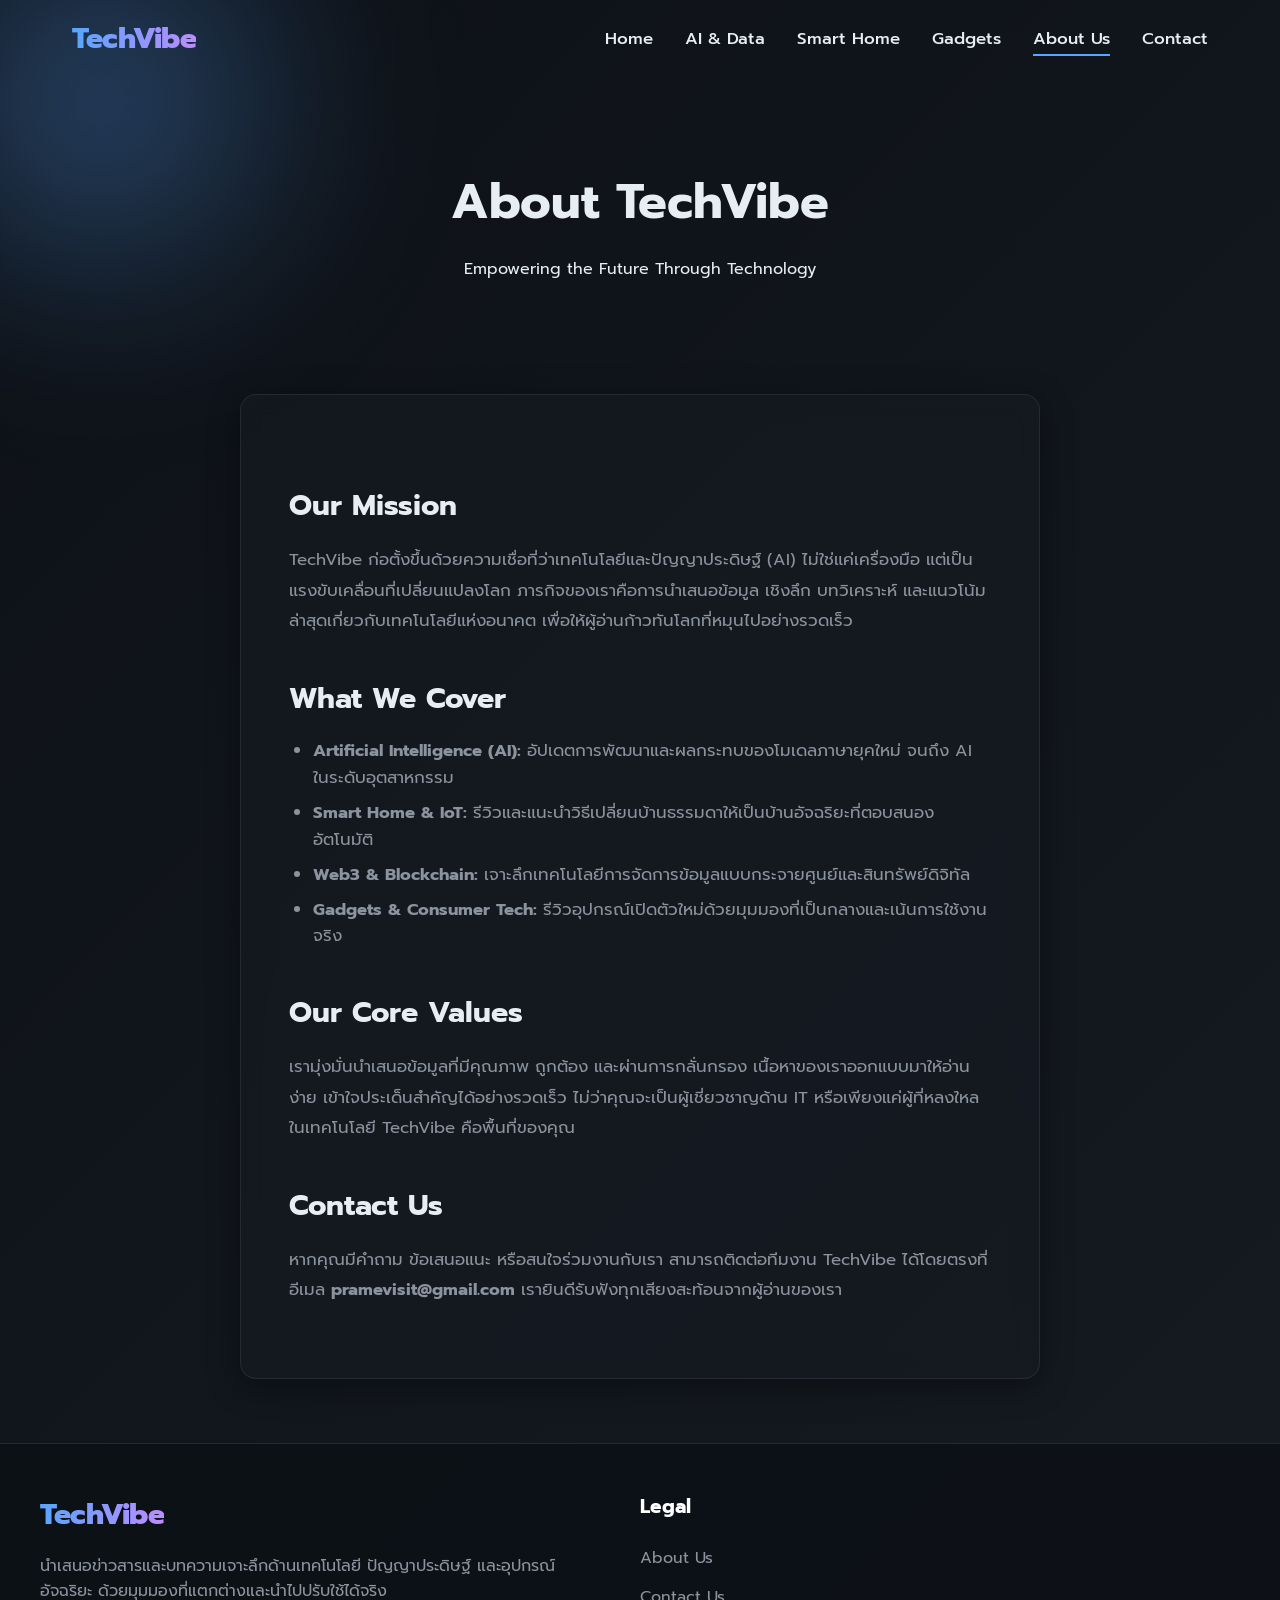
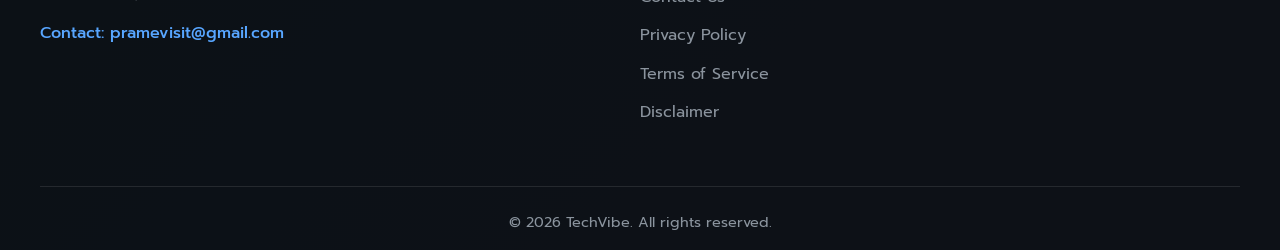
<file: about.html>
<!DOCTYPE html>
<html lang="th">

<head>
    <meta charset="UTF-8">
    <meta name="viewport" content="width=device-width, initial-scale=1.0">
    <title>About Us | TechVibe</title>
    <meta name="description" content="ทำความรู้จักกับ TechVibe แหล่งรวมข้อมูลด้านเทคโนโลยี AI และนวัตกรรม">
    <link rel="stylesheet" href="style.css">
    <script async src="https://pagead2.googlesyndication.com/pagead/js/adsbygoogle.js?client=ca-pub-6546957481428602"
        crossorigin="anonymous"></script>
</head>

<body>
    <div class="bg-glow"></div>

    <header>
        <div class="nav-container">
            <div class="logo">
                <a href="index.html">TechVibe</a>
            </div>
            <button class="menu-toggle" aria-label="Toggle menu">&#9776;</button>
            <nav>
                <ul class="nav-links">
                    <li><a href="index.html">Home</a></li>
                    <li><a href="#">AI & Data</a></li>
                    <li><a href="#">Smart Home</a></li>
                    <li><a href="#">Gadgets</a></li>
                    <li><a href="about.html" class="active">About Us</a></li>
                    <li><a href="contact.html">Contact</a></li>
                </ul>
            </nav>
        </div>
    </header>

    <main>
        <div class="page-header">
            <h1>About <span>TechVibe</span></h1>
            <p>Empowering the Future Through Technology</p>
        </div>

        <div class="content-wrapper">
            <div class="glass-panel prose" style="padding: 3rem;">
                <h2>Our Mission</h2>
                <p>TechVibe ก่อตั้งขึ้นด้วยความเชื่อที่ว่าเทคโนโลยีและปัญญาประดิษฐ์ (AI) ไม่ใช่แค่เครื่องมือ
                    แต่เป็นแรงขับเคลื่อนที่เปลี่ยนแปลงโลก ภารกิจของเราคือการนำเสนอข้อมูล เชิงลึก บทวิเคราะห์
                    และแนวโน้มล่าสุดเกี่ยวกับเทคโนโลยีแห่งอนาคต เพื่อให้ผู้อ่านก้าวทันโลกที่หมุนไปอย่างรวดเร็ว</p>

                <h2>What We Cover</h2>
                <ul>
                    <li><strong>Artificial Intelligence (AI):</strong> อัปเดตการพัฒนาและผลกระทบของโมเดลภาษายุคใหม่ จนถึง
                        AI ในระดับอุตสาหกรรม</li>
                    <li><strong>Smart Home & IoT:</strong>
                        รีวิวและแนะนำวิธีเปลี่ยนบ้านธรรมดาให้เป็นบ้านอัจฉริยะที่ตอบสนองอัตโนมัติ</li>
                    <li><strong>Web3 & Blockchain:</strong>
                        เจาะลึกเทคโนโลยีการจัดการข้อมูลแบบกระจายศูนย์และสินทรัพย์ดิจิทัล</li>
                    <li><strong>Gadgets & Consumer Tech:</strong>
                        รีวิวอุปกรณ์เปิดตัวใหม่ด้วยมุมมองที่เป็นกลางและเน้นการใช้งานจริง</li>
                </ul>

                <h2>Our Core Values</h2>
                <p>เรามุ่งมั่นนำเสนอข้อมูลที่มีคุณภาพ ถูกต้อง และผ่านการกลั่นกรอง เนื้อหาของเราออกแบบมาให้อ่านง่าย
                    เข้าใจประเด็นสำคัญได้อย่างรวดเร็ว ไม่ว่าคุณจะเป็นผู้เชี่ยวชาญด้าน IT
                    หรือเพียงแค่ผู้ที่หลงใหลในเทคโนโลยี TechVibe คือพื้นที่ของคุณ</p>



                <h2>Contact Us</h2>
                <p>หากคุณมีคำถาม ข้อเสนอแนะ หรือสนใจร่วมงานกับเรา สามารถติดต่อทีมงาน TechVibe ได้โดยตรงที่อีเมล
                    <strong>pramevisit@gmail.com</strong> เรายินดีรับฟังทุกเสียงสะท้อนจากผู้อ่านของเรา
                </p>
            </div>
        </div>
    </main>

    <footer>
        <div class="footer-content">
            <div class="footer-info">
                <div class="logo">
                    <a href="index.html">TechVibe</a>
                </div>
                <p>นำเสนอข่าวสารและบทความเจาะลึกด้านเทคโนโลยี ปัญญาประดิษฐ์ และอุปกรณ์อัจฉริยะ
                    ด้วยมุมมองที่แตกต่างและนำไปปรับใช้ได้จริง</p>
                <a href="mailto:pramevisit@gmail.com" class="footer-contact">Contact: pramevisit@gmail.com</a>
            </div>
            <div class="footer-links-col">
                <h4 class="footer-heading">Legal</h4>
                <ul class="footer-links">
                    <li><a href="about.html">About Us</a></li>
                    <li><a href="contact.html">Contact Us</a></li>
                    <li><a href="privacy-policy.html">Privacy Policy</a></li>
                    <li><a href="terms.html">Terms of Service</a></li>
                    <li><a href="disclaimer.html">Disclaimer</a></li>
                </ul>
            </div>
        </div>
        <div class="footer-bottom">
            <p>&copy; 2026 TechVibe. All rights reserved.</p>
        </div>
    </footer>

    <script src="script.js"></script>
</body>

</html>
</file>
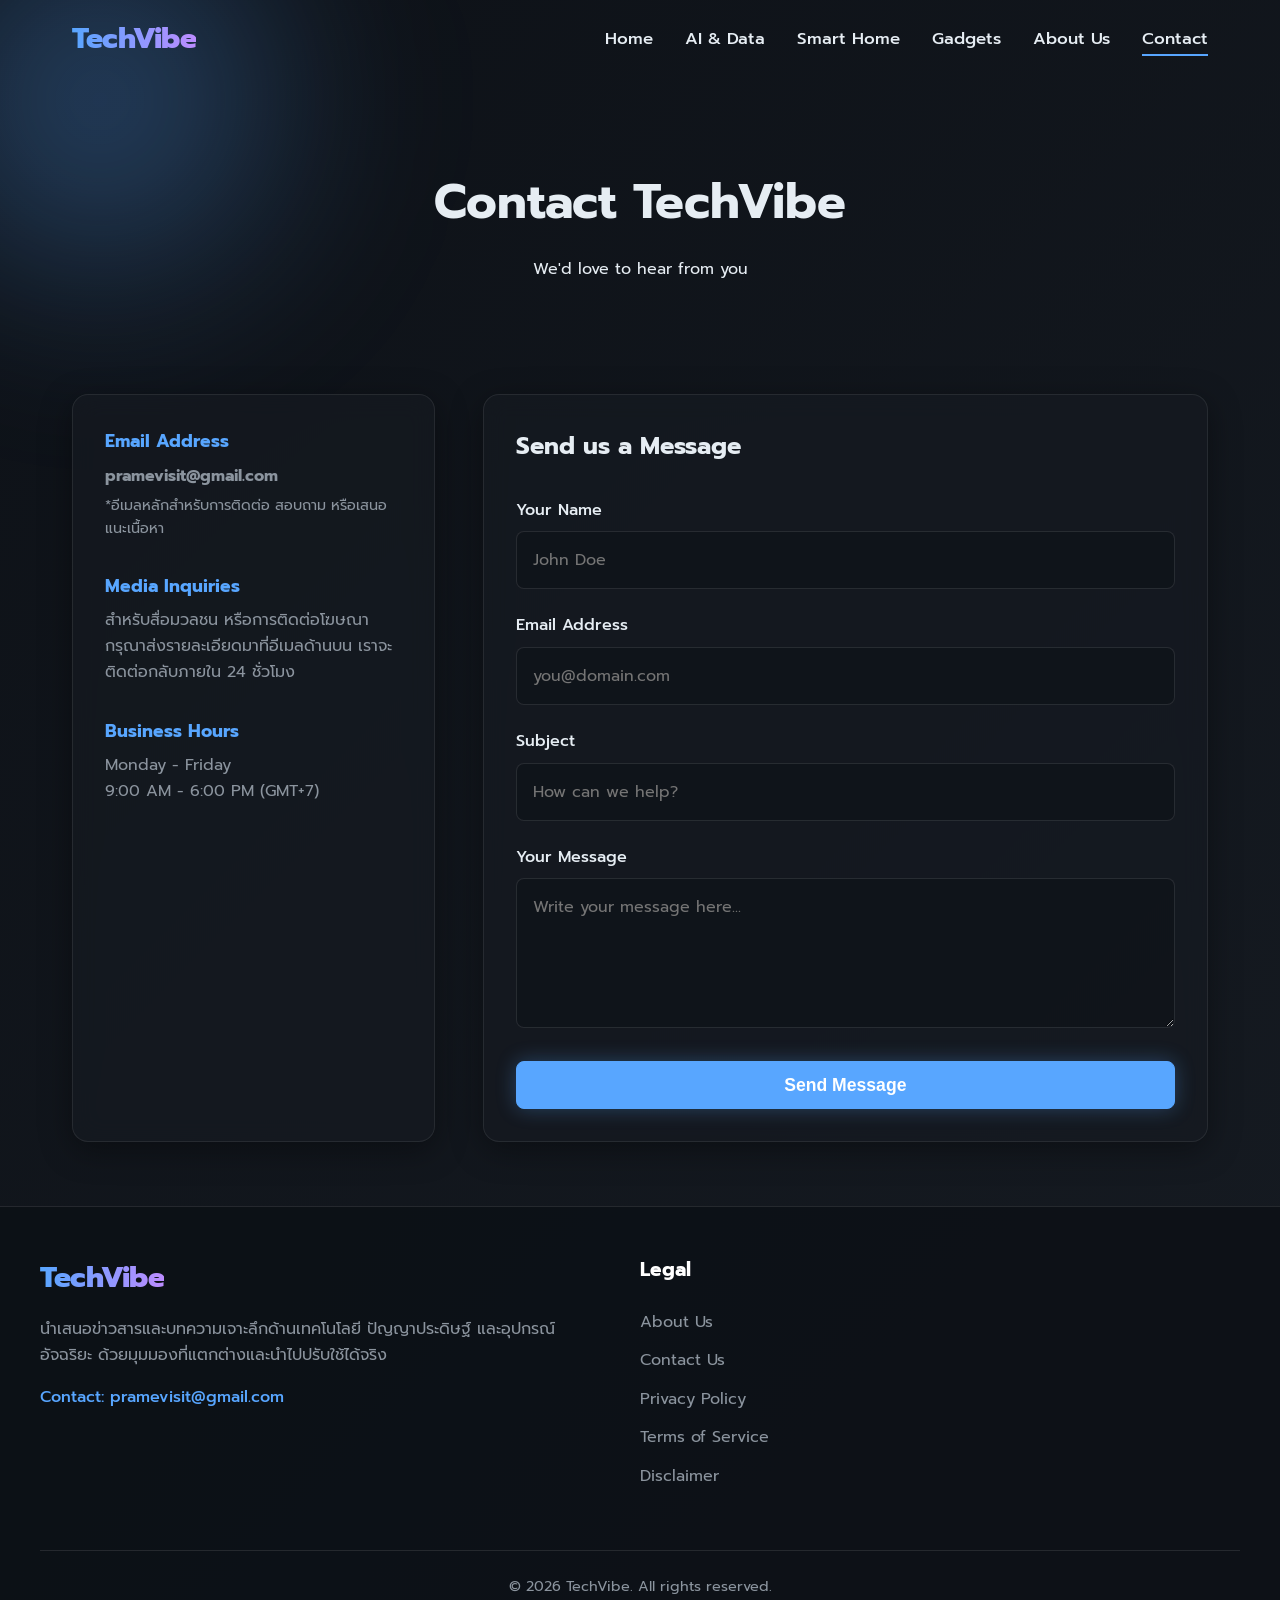
<file: contact.html>
<!DOCTYPE html>
<html lang="th">

<head>
    <meta charset="UTF-8">
    <meta name="viewport" content="width=device-width, initial-scale=1.0">
    <title>Contact Us | TechVibe</title>
    <meta name="description" content="ติดต่อทีมงาน TechVibe ส่งข้อเสนอแนะหรือสอบถามข้อมูลเพิ่มเติมได้ที่นี่">
    <link rel="stylesheet" href="style.css">
    <script async src="https://pagead2.googlesyndication.com/pagead/js/adsbygoogle.js?client=ca-pub-6546957481428602"
        crossorigin="anonymous"></script>
</head>

<body>
    <div class="bg-glow"></div>

    <header>
        <div class="nav-container">
            <div class="logo">
                <a href="index.html">TechVibe</a>
            </div>
            <button class="menu-toggle" aria-label="Toggle menu">&#9776;</button>
            <nav>
                <ul class="nav-links">
                    <li><a href="index.html">Home</a></li>
                    <li><a href="#">AI & Data</a></li>
                    <li><a href="#">Smart Home</a></li>
                    <li><a href="#">Gadgets</a></li>
                    <li><a href="about.html">About Us</a></li>
                    <li><a href="contact.html" class="active">Contact</a></li>
                </ul>
            </nav>
        </div>
    </header>

    <main>
        <div class="page-header">
            <h1>Contact <span>TechVibe</span></h1>
            <p>We'd love to hear from you</p>
        </div>

        <div class="contact-grid">
            <div class="contact-info glass-panel">
                <div class="contact-info-item">
                    <h3>Email Address</h3>
                    <p><strong>pramevisit@gmail.com</strong></p>
                    <p style="font-size: 0.9rem; margin-top: 5px;">*อีเมลหลักสำหรับการติดต่อ สอบถาม หรือเสนอแนะเนื้อหา
                    </p>
                </div>
                <div class="contact-info-item">
                    <h3>Media Inquiries</h3>
                    <p>สำหรับสื่อมวลชน หรือการติดต่อโฆษณา กรุณาส่งรายละเอียดมาที่อีเมลด้านบน เราจะติดต่อกลับภายใน 24
                        ชั่วโมง</p>
                </div>
                <div class="contact-info-item">
                    <h3>Business Hours</h3>
                    <p>Monday - Friday<br>9:00 AM - 6:00 PM (GMT+7)</p>
                </div>
            </div>

            <div class="contact-form glass-panel" style="padding: 2rem;">
                <h2 style="margin-bottom: 2rem; color: var(--text-primary);">Send us a Message</h2>
                <form id="contactForm">
                    <div class="form-group">
                        <label for="name">Your Name</label>
                        <input type="text" id="name" class="form-control" required placeholder="John Doe">
                    </div>
                    <div class="form-group">
                        <label for="email">Email Address</label>
                        <input type="email" id="email" class="form-control" required placeholder="you@domain.com">
                    </div>
                    <div class="form-group">
                        <label for="subject">Subject</label>
                        <input type="text" id="subject" class="form-control" required placeholder="How can we help?">
                    </div>
                    <div class="form-group">
                        <label for="message">Your Message</label>
                        <textarea id="message" class="form-control" required
                            placeholder="Write your message here..."></textarea>
                    </div>
                    <button type="submit" class="btn btn-primary" style="width: 100%;">Send Message</button>
                </form>
            </div>
        </div>
    </main>

    <footer>
        <div class="footer-content">
            <div class="footer-info">
                <div class="logo">
                    <a href="index.html">TechVibe</a>
                </div>
                <p>นำเสนอข่าวสารและบทความเจาะลึกด้านเทคโนโลยี ปัญญาประดิษฐ์ และอุปกรณ์อัจฉริยะ
                    ด้วยมุมมองที่แตกต่างและนำไปปรับใช้ได้จริง</p>
                <a href="mailto:pramevisit@gmail.com" class="footer-contact">Contact: pramevisit@gmail.com</a>
            </div>
            <div class="footer-links-col">
                <h4 class="footer-heading">Legal</h4>
                <ul class="footer-links">
                    <li><a href="about.html">About Us</a></li>
                    <li><a href="contact.html">Contact Us</a></li>
                    <li><a href="privacy-policy.html">Privacy Policy</a></li>
                    <li><a href="terms.html">Terms of Service</a></li>
                    <li><a href="disclaimer.html">Disclaimer</a></li>
                </ul>
            </div>
        </div>
        <div class="footer-bottom">
            <p>&copy; 2026 TechVibe. All rights reserved.</p>
        </div>
    </footer>

    <script src="script.js"></script>
</body>

</html>
</file>
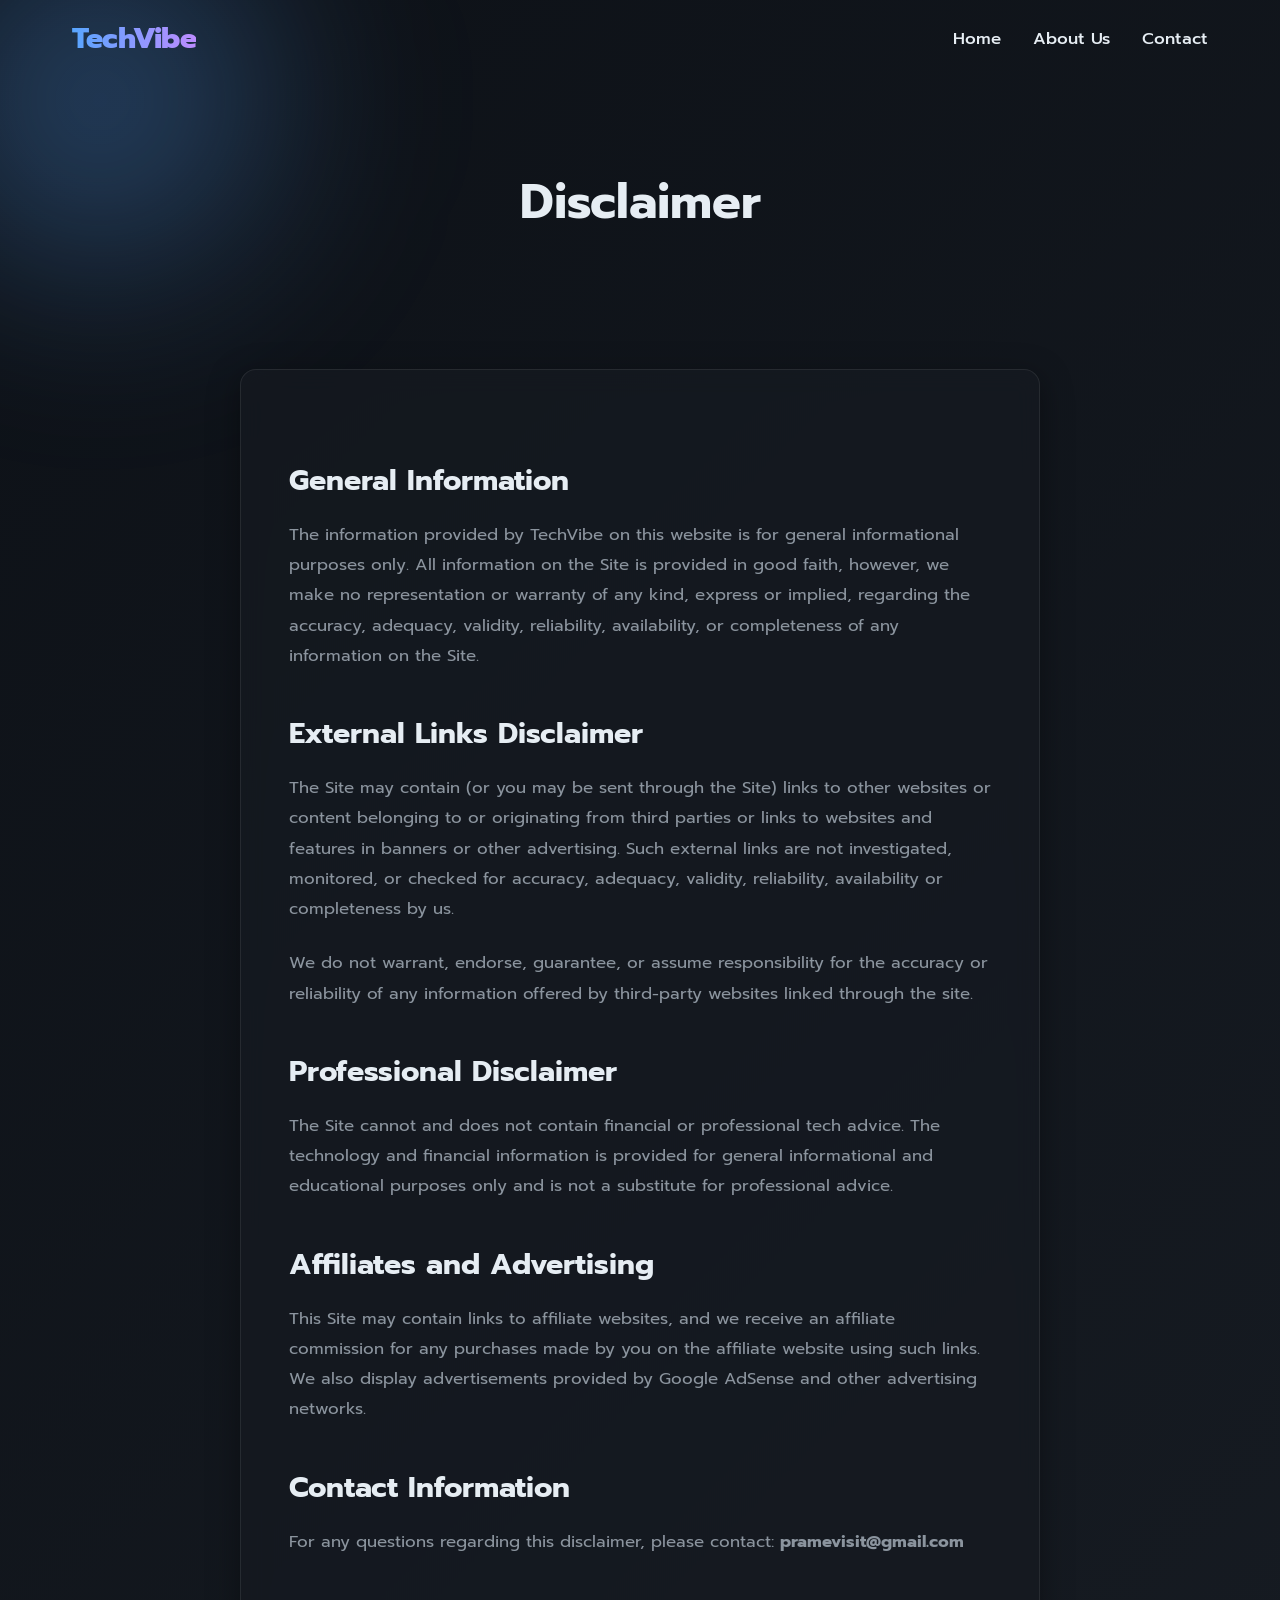
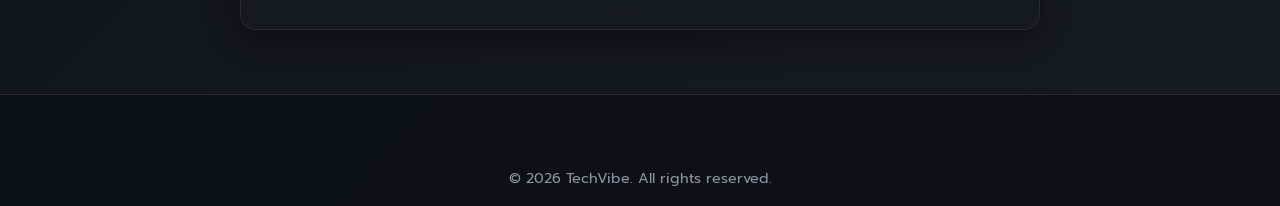
<file: disclaimer.html>
<!DOCTYPE html>
<html lang="en">

<head>
    <meta charset="UTF-8">
    <meta name="viewport" content="width=device-width, initial-scale=1.0">
    <title>Disclaimer | TechVibe</title>
    <link rel="stylesheet" href="style.css">
    <script async src="https://pagead2.googlesyndication.com/pagead/js/adsbygoogle.js?client=ca-pub-6546957481428602"
        crossorigin="anonymous"></script>
</head>

<body>
    <div class="bg-glow"></div>

    <header>
        <div class="nav-container">
            <div class="logo">
                <a href="index.html">TechVibe</a>
            </div>
            <button class="menu-toggle" aria-label="Toggle menu">&#9776;</button>
            <nav>
                <ul class="nav-links">
                    <li><a href="index.html">Home</a></li>
                    <li><a href="about.html">About Us</a></li>
                    <li><a href="contact.html">Contact</a></li>
                </ul>
            </nav>
        </div>
    </header>

    <main>
        <div class="page-header">
            <h1>Disclaimer</h1>
        </div>

        <div class="content-wrapper">
            <div class="glass-panel prose" style="padding: 3rem;">
                <h2>General Information</h2>
                <p>The information provided by TechVibe on this website is for general informational purposes only. All
                    information on the Site is provided in good faith, however, we make no representation or warranty of
                    any kind, express or implied, regarding the accuracy, adequacy, validity, reliability, availability,
                    or completeness of any information on the Site.</p>

                <h2>External Links Disclaimer</h2>
                <p>The Site may contain (or you may be sent through the Site) links to other websites or content
                    belonging to or originating from third parties or links to websites and features in banners or other
                    advertising. Such external links are not investigated, monitored, or checked for accuracy, adequacy,
                    validity, reliability, availability or completeness by us.</p>
                <p>We do not warrant, endorse, guarantee, or assume responsibility for the accuracy or reliability of
                    any information offered by third-party websites linked through the site.</p>

                <h2>Professional Disclaimer</h2>
                <p>The Site cannot and does not contain financial or professional tech advice. The technology and
                    financial information is provided for general informational and educational purposes only and is not
                    a substitute for professional advice.</p>

                <h2>Affiliates and Advertising</h2>
                <p>This Site may contain links to affiliate websites, and we receive an affiliate commission for any
                    purchases made by you on the affiliate website using such links. We also display advertisements
                    provided by Google AdSense and other advertising networks.</p>

                <h2>Contact Information</h2>
                <p>For any questions regarding this disclaimer, please contact: <strong>pramevisit@gmail.com</strong>
                </p>
            </div>
        </div>
    </main>

    <footer>
        <div class="footer-bottom" style="border-top: none;">
            <p>&copy; 2026 TechVibe. All rights reserved.</p>
        </div>
    </footer>

    <script src="script.js"></script>
</body>

</html>
</file>
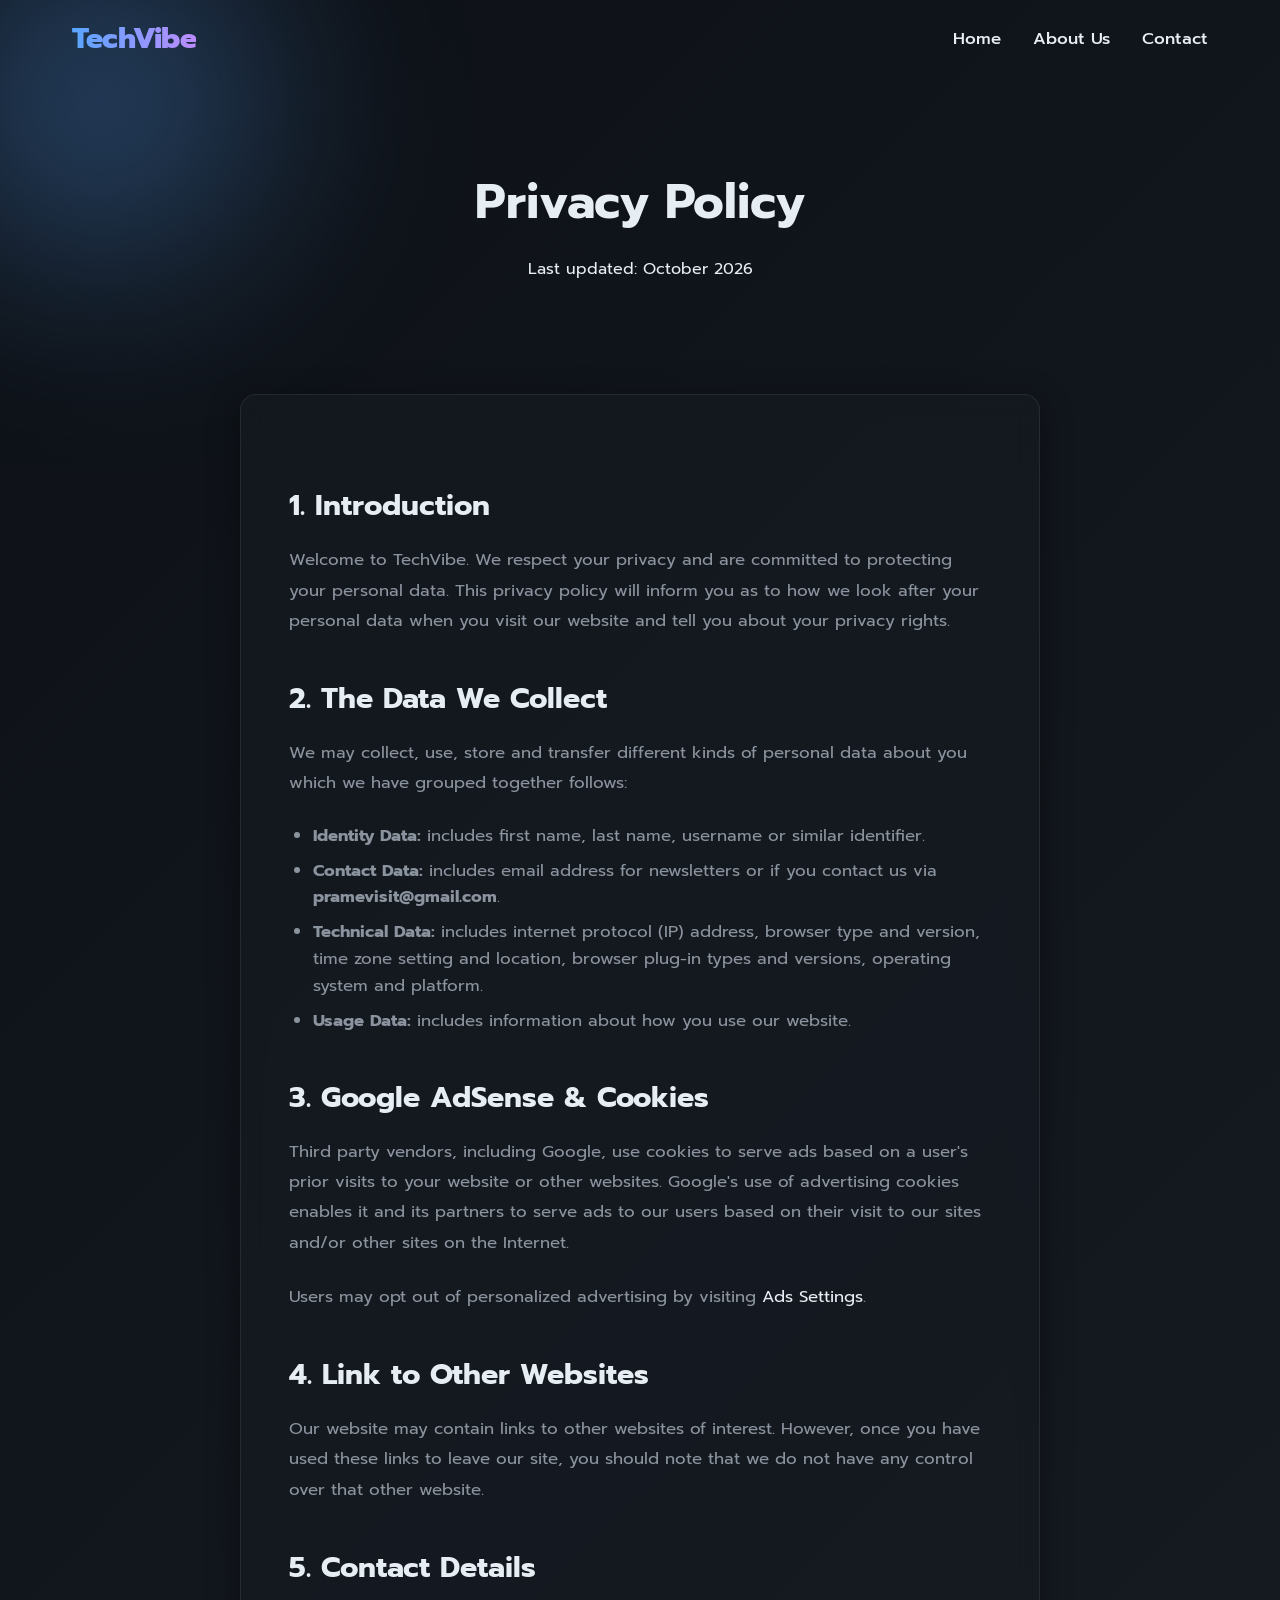
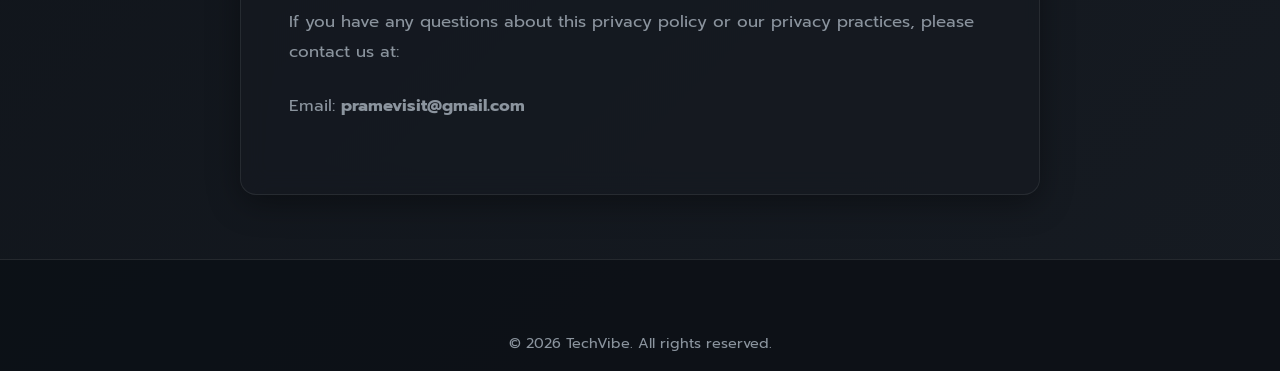
<file: privacy-policy.html>
<!DOCTYPE html>
<html lang="en">

<head>
    <meta charset="UTF-8">
    <meta name="viewport" content="width=device-width, initial-scale=1.0">
    <title>Privacy Policy | TechVibe</title>
    <link rel="stylesheet" href="style.css">
    <script async src="https://pagead2.googlesyndication.com/pagead/js/adsbygoogle.js?client=ca-pub-6546957481428602"
        crossorigin="anonymous"></script>
</head>

<body>
    <div class="bg-glow"></div>

    <header>
        <div class="nav-container">
            <div class="logo">
                <a href="index.html">TechVibe</a>
            </div>
            <button class="menu-toggle" aria-label="Toggle menu">&#9776;</button>
            <nav>
                <ul class="nav-links">
                    <li><a href="index.html">Home</a></li>
                    <li><a href="about.html">About Us</a></li>
                    <li><a href="contact.html">Contact</a></li>
                </ul>
            </nav>
        </div>
    </header>

    <main>
        <div class="page-header">
            <h1>Privacy <span>Policy</span></h1>
            <p>Last updated: October 2026</p>
        </div>

        <div class="content-wrapper">
            <div class="glass-panel prose" style="padding: 3rem;">
                <h2>1. Introduction</h2>
                <p>Welcome to TechVibe. We respect your privacy and are committed to protecting your personal data. This
                    privacy policy will inform you as to how we look after your personal data when you visit our website
                    and tell you about your privacy rights.</p>

                <h2>2. The Data We Collect</h2>
                <p>We may collect, use, store and transfer different kinds of personal data about you which we have
                    grouped together follows:</p>
                <ul>
                    <li><strong>Identity Data:</strong> includes first name, last name, username or similar identifier.
                    </li>
                    <li><strong>Contact Data:</strong> includes email address for newsletters or if you contact us via
                        <strong>pramevisit@gmail.com</strong>.
                    </li>
                    <li><strong>Technical Data:</strong> includes internet protocol (IP) address, browser type and
                        version, time zone setting and location, browser plug-in types and versions, operating system
                        and platform.</li>
                    <li><strong>Usage Data:</strong> includes information about how you use our website.</li>
                </ul>

                <h2>3. Google AdSense & Cookies</h2>
                <p>Third party vendors, including Google, use cookies to serve ads based on a user's prior visits to
                    your website or other websites. Google's use of advertising cookies enables it and its partners to
                    serve ads to our users based on their visit to our sites and/or other sites on the Internet.</p>
                <p>Users may opt out of personalized advertising by visiting <a href="https://myadcenter.google.com/"
                        target="_blank">Ads Settings</a>.</p>

                <h2>4. Link to Other Websites</h2>
                <p>Our website may contain links to other websites of interest. However, once you have used these links
                    to leave our site, you should note that we do not have any control over that other website.</p>

                <h2>5. Contact Details</h2>
                <p>If you have any questions about this privacy policy or our privacy practices, please contact us at:
                </p>
                <p>Email: <strong>pramevisit@gmail.com</strong></p>
            </div>
        </div>
    </main>

    <footer>
        <div class="footer-bottom" style="border-top: none;">
            <p>&copy; 2026 TechVibe. All rights reserved.</p>
        </div>
    </footer>

    <script src="script.js"></script>
</body>

</html>
</file>
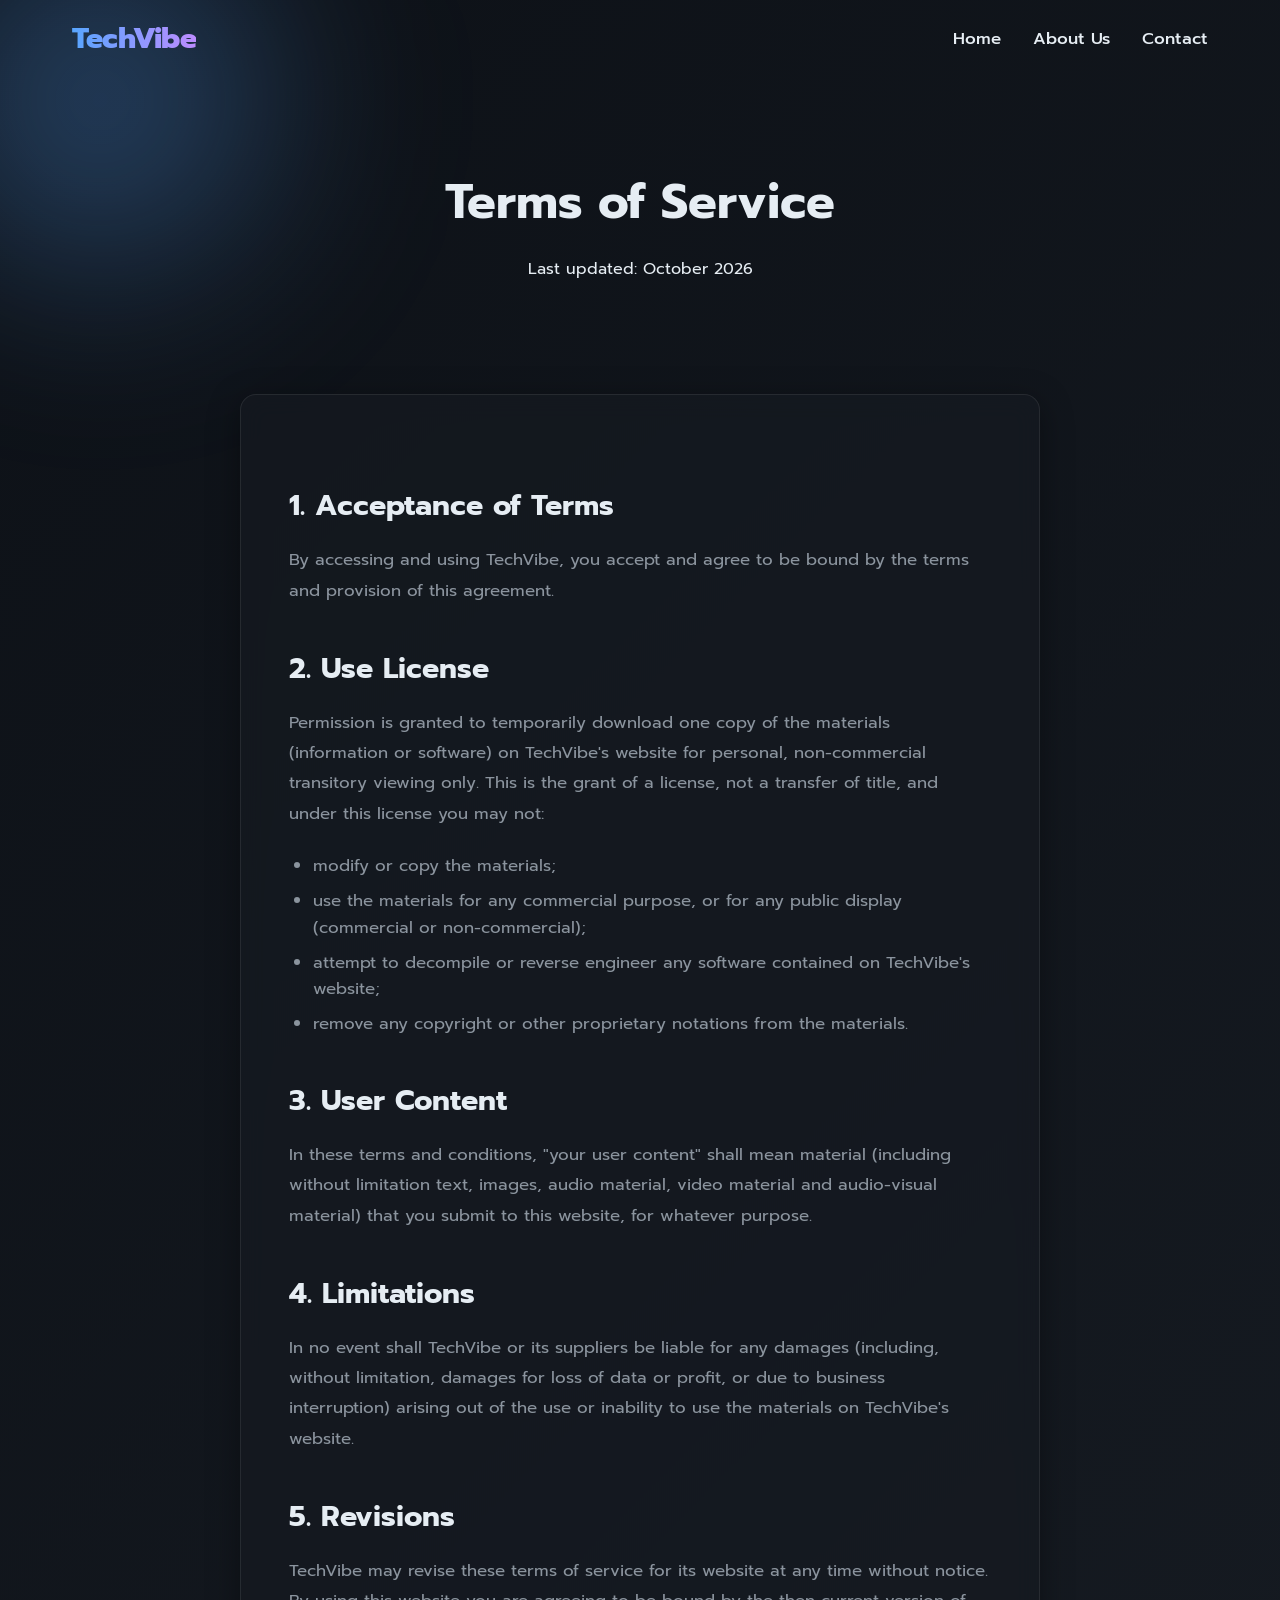
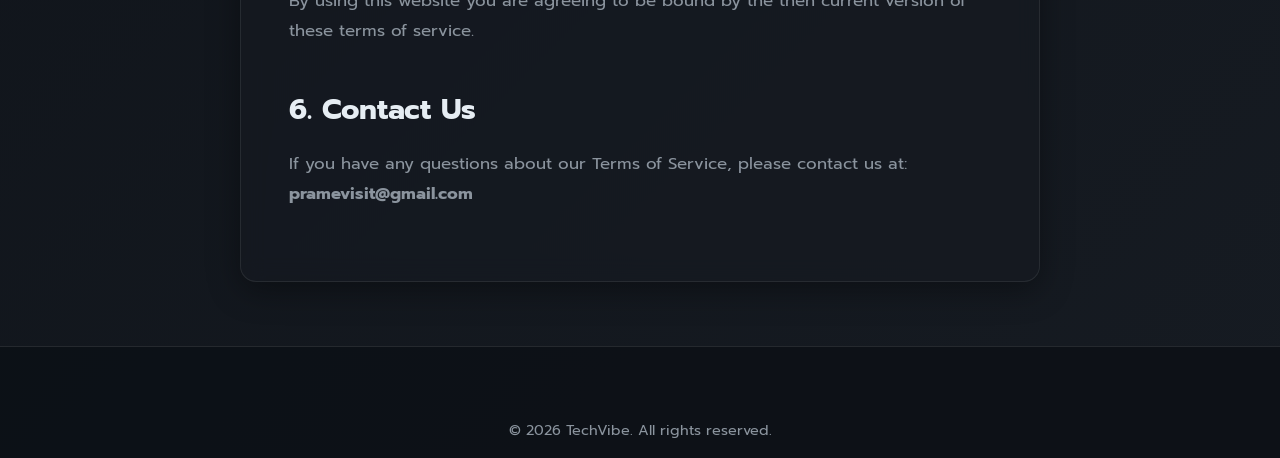
<file: terms.html>
<!DOCTYPE html>
<html lang="en">

<head>
    <meta charset="UTF-8">
    <meta name="viewport" content="width=device-width, initial-scale=1.0">
    <title>Terms of Service | TechVibe</title>
    <link rel="stylesheet" href="style.css">
    <script async src="https://pagead2.googlesyndication.com/pagead/js/adsbygoogle.js?client=ca-pub-6546957481428602"
        crossorigin="anonymous"></script>
</head>

<body>
    <div class="bg-glow"></div>

    <header>
        <div class="nav-container">
            <div class="logo">
                <a href="index.html">TechVibe</a>
            </div>
            <button class="menu-toggle" aria-label="Toggle menu">&#9776;</button>
            <nav>
                <ul class="nav-links">
                    <li><a href="index.html">Home</a></li>
                    <li><a href="about.html">About Us</a></li>
                    <li><a href="contact.html">Contact</a></li>
                </ul>
            </nav>
        </div>
    </header>

    <main>
        <div class="page-header">
            <h1>Terms of <span>Service</span></h1>
            <p>Last updated: October 2026</p>
        </div>

        <div class="content-wrapper">
            <div class="glass-panel prose" style="padding: 3rem;">
                <h2>1. Acceptance of Terms</h2>
                <p>By accessing and using TechVibe, you accept and agree to be bound by the terms and provision of this
                    agreement.</p>

                <h2>2. Use License</h2>
                <p>Permission is granted to temporarily download one copy of the materials (information or software) on
                    TechVibe's website for personal, non-commercial transitory viewing only. This is the grant of a
                    license, not a transfer of title, and under this license you may not:</p>
                <ul>
                    <li>modify or copy the materials;</li>
                    <li>use the materials for any commercial purpose, or for any public display (commercial or
                        non-commercial);</li>
                    <li>attempt to decompile or reverse engineer any software contained on TechVibe's website;</li>
                    <li>remove any copyright or other proprietary notations from the materials.</li>
                </ul>

                <h2>3. User Content</h2>
                <p>In these terms and conditions, "your user content" shall mean material (including without limitation
                    text, images, audio material, video material and audio-visual material) that you submit to this
                    website, for whatever purpose.</p>

                <h2>4. Limitations</h2>
                <p>In no event shall TechVibe or its suppliers be liable for any damages (including, without limitation,
                    damages for loss of data or profit, or due to business interruption) arising out of the use or
                    inability to use the materials on TechVibe's website.</p>

                <h2>5. Revisions</h2>
                <p>TechVibe may revise these terms of service for its website at any time without notice. By using this
                    website you are agreeing to be bound by the then current version of these terms of service.</p>

                <h2>6. Contact Us</h2>
                <p>If you have any questions about our Terms of Service, please contact us at:
                    <strong>pramevisit@gmail.com</strong>
                </p>
            </div>
        </div>
    </main>

    <footer>
        <div class="footer-bottom" style="border-top: none;">
            <p>&copy; 2026 TechVibe. All rights reserved.</p>
        </div>
    </footer>

    <script src="script.js"></script>
</body>

</html>
</file>
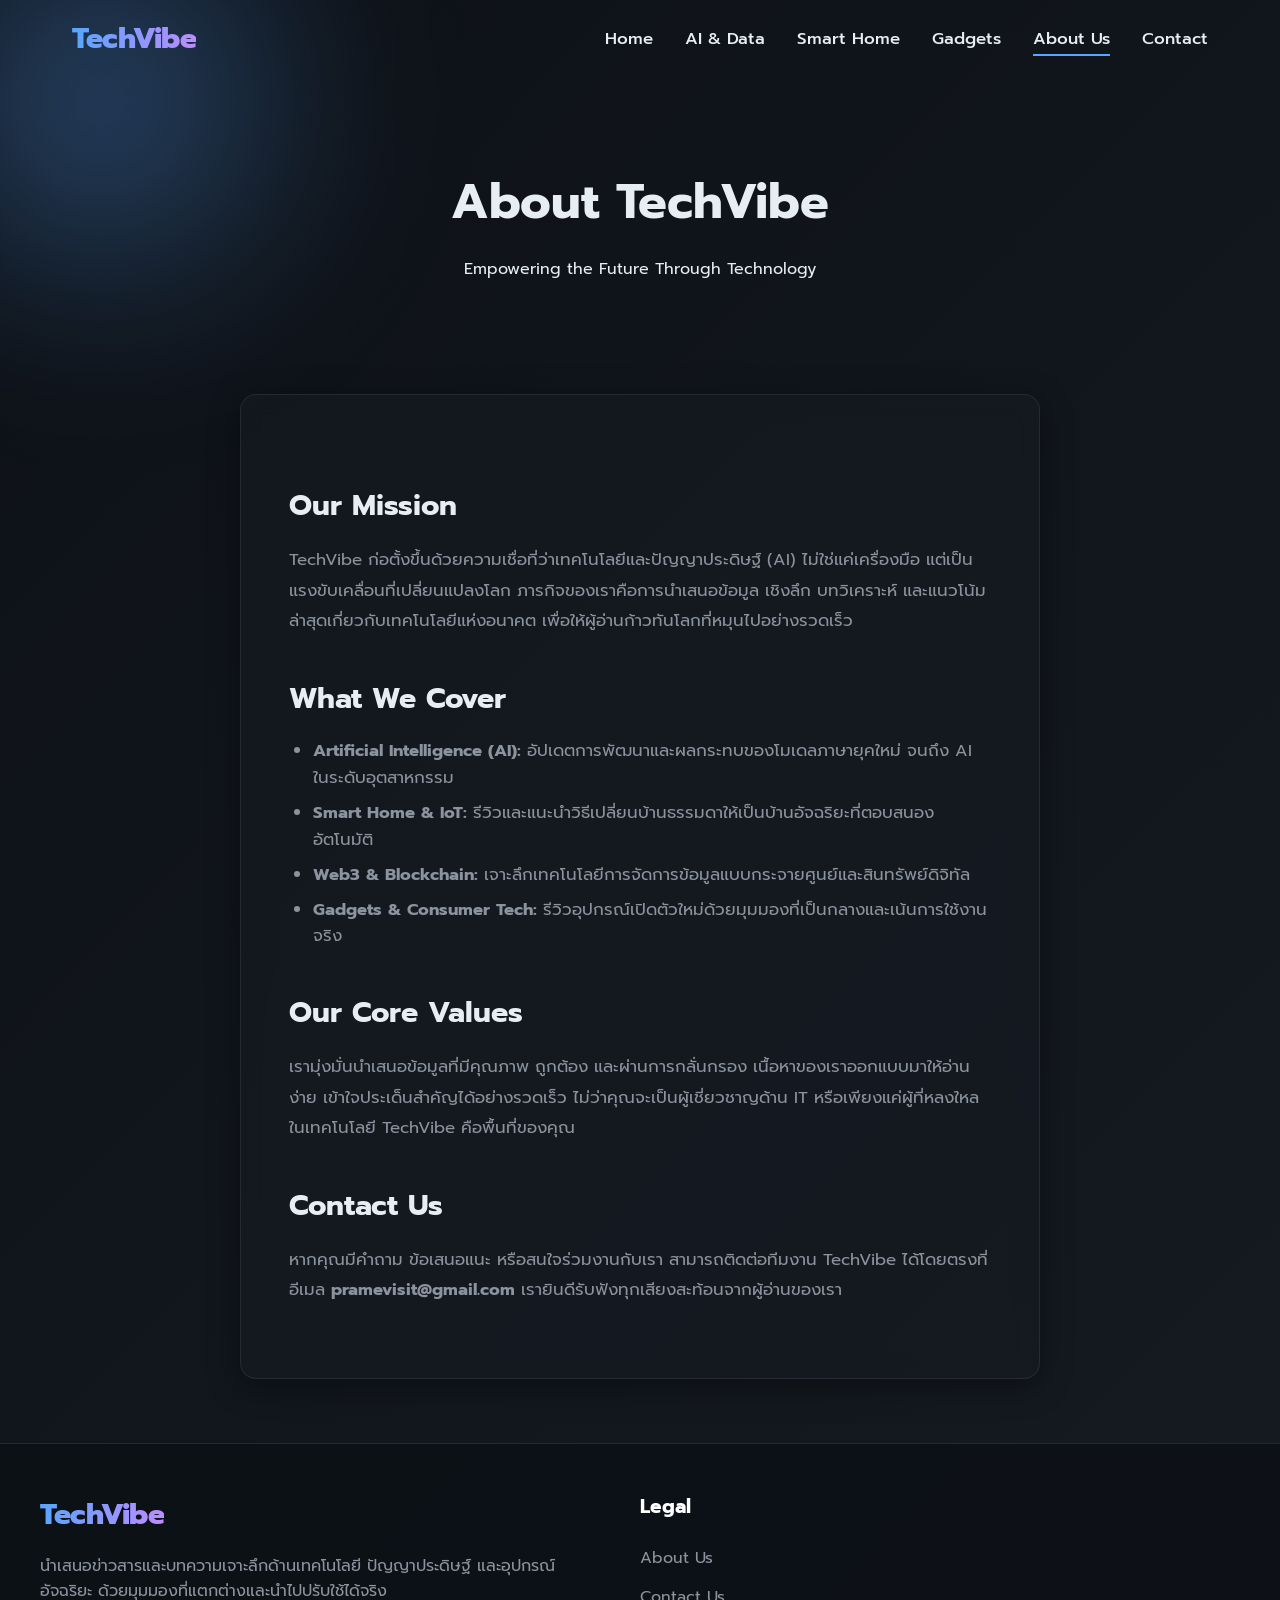
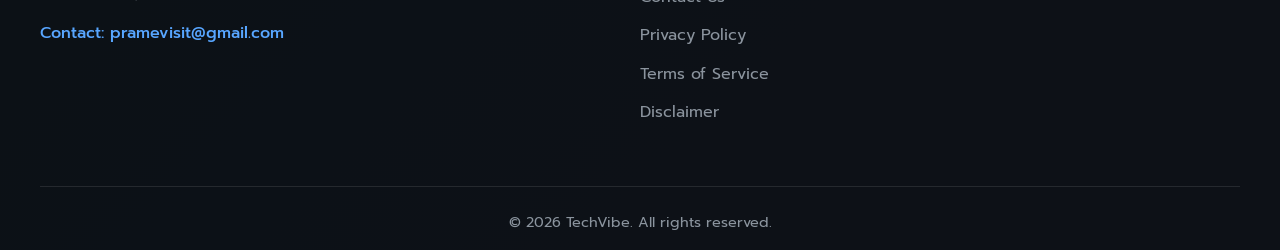
<file: TechVibe/about.html>
<!DOCTYPE html>
<html lang="th">

<head>
    <meta charset="UTF-8">
    <meta name="viewport" content="width=device-width, initial-scale=1.0">
    <title>About Us | TechVibe</title>
    <meta name="description" content="ทำความรู้จักกับ TechVibe แหล่งรวมข้อมูลด้านเทคโนโลยี AI และนวัตกรรม">
    <link rel="stylesheet" href="style.css">
</head>

<body>
    <div class="bg-glow"></div>

    <header>
        <div class="nav-container">
            <div class="logo">
                <a href="index.html">TechVibe</a>
            </div>
            <button class="menu-toggle" aria-label="Toggle menu">&#9776;</button>
            <nav>
                <ul class="nav-links">
                    <li><a href="index.html">Home</a></li>
                    <li><a href="#">AI & Data</a></li>
                    <li><a href="#">Smart Home</a></li>
                    <li><a href="#">Gadgets</a></li>
                    <li><a href="about.html" class="active">About Us</a></li>
                    <li><a href="contact.html">Contact</a></li>
                </ul>
            </nav>
        </div>
    </header>

    <main>
        <div class="page-header">
            <h1>About <span>TechVibe</span></h1>
            <p>Empowering the Future Through Technology</p>
        </div>

        <div class="content-wrapper">
            <div class="glass-panel prose" style="padding: 3rem;">
                <h2>Our Mission</h2>
                <p>TechVibe ก่อตั้งขึ้นด้วยความเชื่อที่ว่าเทคโนโลยีและปัญญาประดิษฐ์ (AI) ไม่ใช่แค่เครื่องมือ
                    แต่เป็นแรงขับเคลื่อนที่เปลี่ยนแปลงโลก ภารกิจของเราคือการนำเสนอข้อมูล เชิงลึก บทวิเคราะห์
                    และแนวโน้มล่าสุดเกี่ยวกับเทคโนโลยีแห่งอนาคต เพื่อให้ผู้อ่านก้าวทันโลกที่หมุนไปอย่างรวดเร็ว</p>

                <h2>What We Cover</h2>
                <ul>
                    <li><strong>Artificial Intelligence (AI):</strong> อัปเดตการพัฒนาและผลกระทบของโมเดลภาษายุคใหม่ จนถึง
                        AI ในระดับอุตสาหกรรม</li>
                    <li><strong>Smart Home & IoT:</strong>
                        รีวิวและแนะนำวิธีเปลี่ยนบ้านธรรมดาให้เป็นบ้านอัจฉริยะที่ตอบสนองอัตโนมัติ</li>
                    <li><strong>Web3 & Blockchain:</strong>
                        เจาะลึกเทคโนโลยีการจัดการข้อมูลแบบกระจายศูนย์และสินทรัพย์ดิจิทัล</li>
                    <li><strong>Gadgets & Consumer Tech:</strong>
                        รีวิวอุปกรณ์เปิดตัวใหม่ด้วยมุมมองที่เป็นกลางและเน้นการใช้งานจริง</li>
                </ul>

                <h2>Our Core Values</h2>
                <p>เรามุ่งมั่นนำเสนอข้อมูลที่มีคุณภาพ ถูกต้อง และผ่านการกลั่นกรอง เนื้อหาของเราออกแบบมาให้อ่านง่าย
                    เข้าใจประเด็นสำคัญได้อย่างรวดเร็ว ไม่ว่าคุณจะเป็นผู้เชี่ยวชาญด้าน IT
                    หรือเพียงแค่ผู้ที่หลงใหลในเทคโนโลยี TechVibe คือพื้นที่ของคุณ</p>



                <h2>Contact Us</h2>
                <p>หากคุณมีคำถาม ข้อเสนอแนะ หรือสนใจร่วมงานกับเรา สามารถติดต่อทีมงาน TechVibe ได้โดยตรงที่อีเมล
                    <strong>pramevisit@gmail.com</strong> เรายินดีรับฟังทุกเสียงสะท้อนจากผู้อ่านของเรา
                </p>
            </div>
        </div>
    </main>

    <footer>
        <div class="footer-content">
            <div class="footer-info">
                <div class="logo">
                    <a href="index.html">TechVibe</a>
                </div>
                <p>นำเสนอข่าวสารและบทความเจาะลึกด้านเทคโนโลยี ปัญญาประดิษฐ์ และอุปกรณ์อัจฉริยะ
                    ด้วยมุมมองที่แตกต่างและนำไปปรับใช้ได้จริง</p>
                <a href="mailto:pramevisit@gmail.com" class="footer-contact">Contact: pramevisit@gmail.com</a>
            </div>
            <div class="footer-links-col">
                <h4 class="footer-heading">Legal</h4>
                <ul class="footer-links">
                    <li><a href="about.html">About Us</a></li>
                    <li><a href="contact.html">Contact Us</a></li>
                    <li><a href="privacy-policy.html">Privacy Policy</a></li>
                    <li><a href="terms.html">Terms of Service</a></li>
                    <li><a href="disclaimer.html">Disclaimer</a></li>
                </ul>
            </div>
        </div>
        <div class="footer-bottom">
            <p>&copy; 2026 TechVibe. All rights reserved.</p>
        </div>
    </footer>

    <script src="script.js"></script>
</body>

</html>
</file>
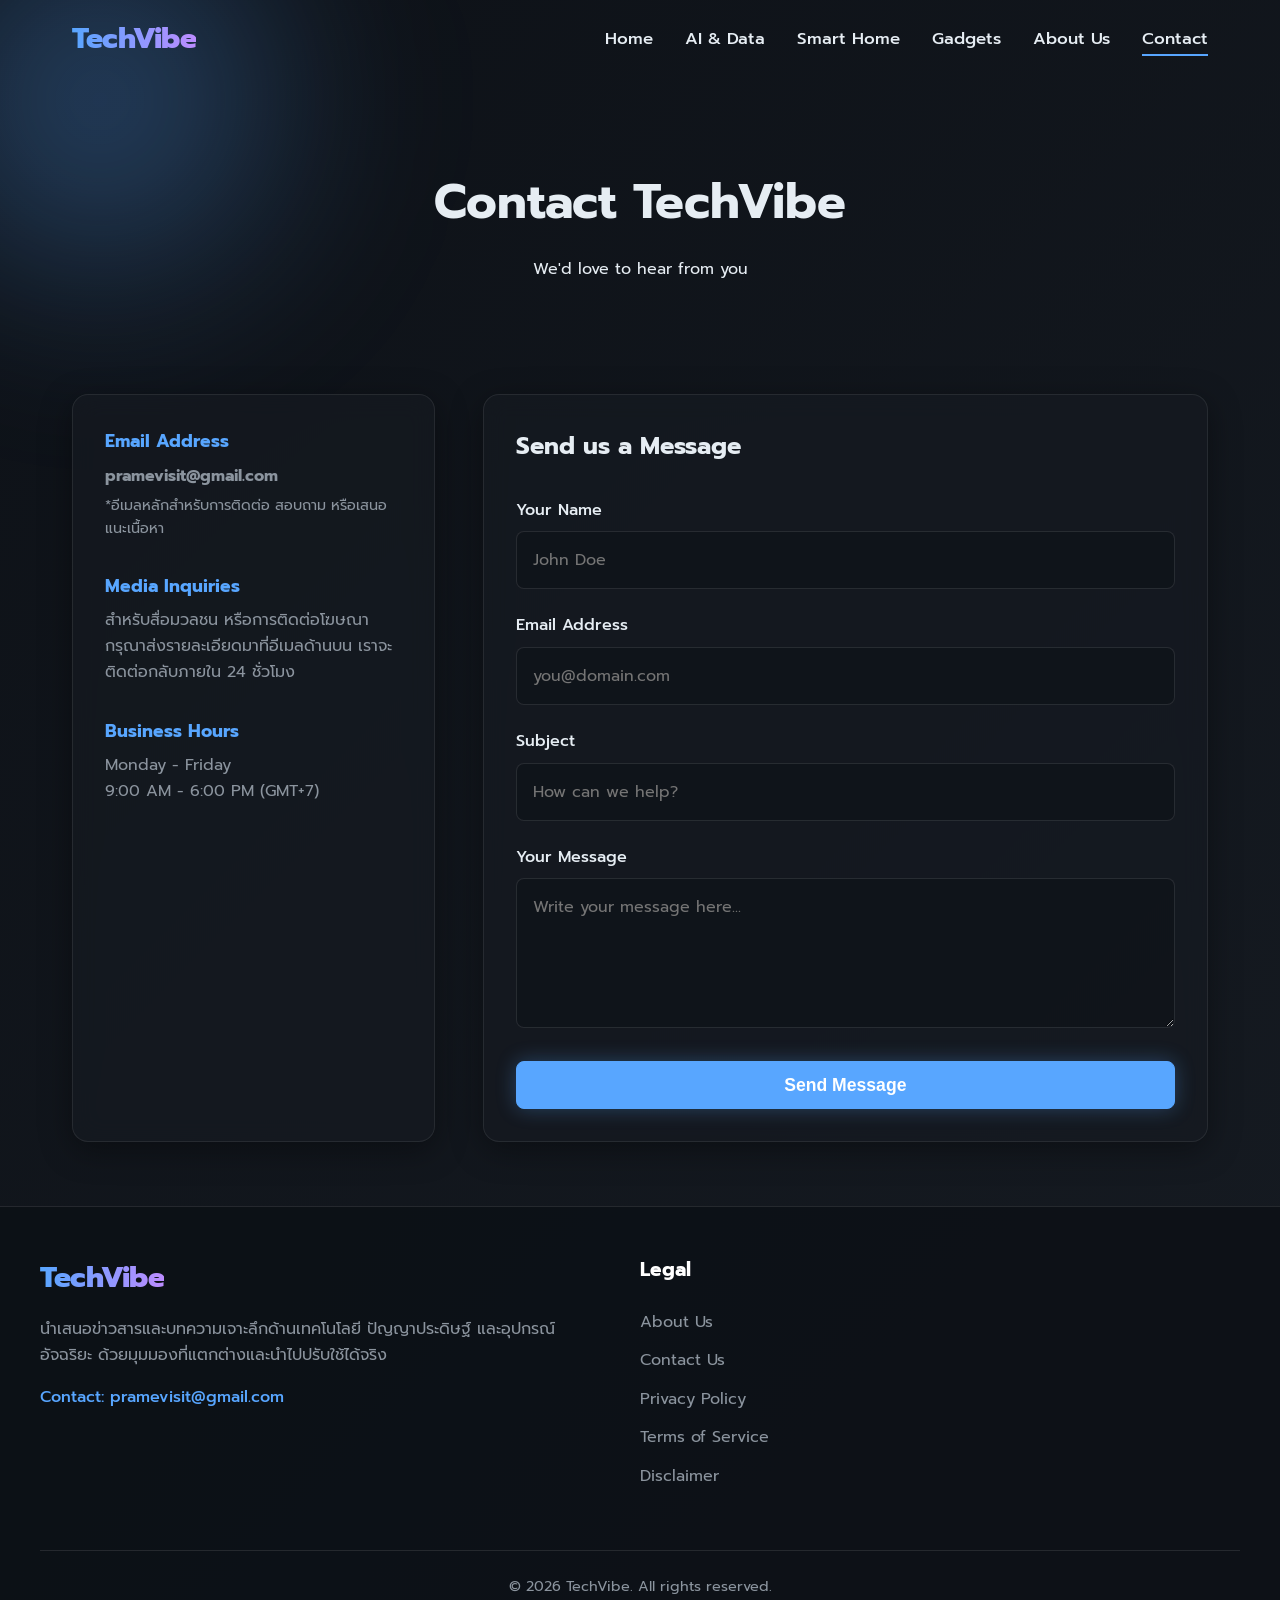
<file: TechVibe/contact.html>
<!DOCTYPE html>
<html lang="th">

<head>
    <meta charset="UTF-8">
    <meta name="viewport" content="width=device-width, initial-scale=1.0">
    <title>Contact Us | TechVibe</title>
    <meta name="description" content="ติดต่อทีมงาน TechVibe ส่งข้อเสนอแนะหรือสอบถามข้อมูลเพิ่มเติมได้ที่นี่">
    <link rel="stylesheet" href="style.css">
</head>

<body>
    <div class="bg-glow"></div>

    <header>
        <div class="nav-container">
            <div class="logo">
                <a href="index.html">TechVibe</a>
            </div>
            <button class="menu-toggle" aria-label="Toggle menu">&#9776;</button>
            <nav>
                <ul class="nav-links">
                    <li><a href="index.html">Home</a></li>
                    <li><a href="#">AI & Data</a></li>
                    <li><a href="#">Smart Home</a></li>
                    <li><a href="#">Gadgets</a></li>
                    <li><a href="about.html">About Us</a></li>
                    <li><a href="contact.html" class="active">Contact</a></li>
                </ul>
            </nav>
        </div>
    </header>

    <main>
        <div class="page-header">
            <h1>Contact <span>TechVibe</span></h1>
            <p>We'd love to hear from you</p>
        </div>

        <div class="contact-grid">
            <div class="contact-info glass-panel">
                <div class="contact-info-item">
                    <h3>Email Address</h3>
                    <p><strong>pramevisit@gmail.com</strong></p>
                    <p style="font-size: 0.9rem; margin-top: 5px;">*อีเมลหลักสำหรับการติดต่อ สอบถาม หรือเสนอแนะเนื้อหา
                    </p>
                </div>
                <div class="contact-info-item">
                    <h3>Media Inquiries</h3>
                    <p>สำหรับสื่อมวลชน หรือการติดต่อโฆษณา กรุณาส่งรายละเอียดมาที่อีเมลด้านบน เราจะติดต่อกลับภายใน 24
                        ชั่วโมง</p>
                </div>
                <div class="contact-info-item">
                    <h3>Business Hours</h3>
                    <p>Monday - Friday<br>9:00 AM - 6:00 PM (GMT+7)</p>
                </div>
            </div>

            <div class="contact-form glass-panel" style="padding: 2rem;">
                <h2 style="margin-bottom: 2rem; color: var(--text-primary);">Send us a Message</h2>
                <form id="contactForm">
                    <div class="form-group">
                        <label for="name">Your Name</label>
                        <input type="text" id="name" class="form-control" required placeholder="John Doe">
                    </div>
                    <div class="form-group">
                        <label for="email">Email Address</label>
                        <input type="email" id="email" class="form-control" required placeholder="you@domain.com">
                    </div>
                    <div class="form-group">
                        <label for="subject">Subject</label>
                        <input type="text" id="subject" class="form-control" required placeholder="How can we help?">
                    </div>
                    <div class="form-group">
                        <label for="message">Your Message</label>
                        <textarea id="message" class="form-control" required
                            placeholder="Write your message here..."></textarea>
                    </div>
                    <button type="submit" class="btn btn-primary" style="width: 100%;">Send Message</button>
                </form>
            </div>
        </div>
    </main>

    <footer>
        <div class="footer-content">
            <div class="footer-info">
                <div class="logo">
                    <a href="index.html">TechVibe</a>
                </div>
                <p>นำเสนอข่าวสารและบทความเจาะลึกด้านเทคโนโลยี ปัญญาประดิษฐ์ และอุปกรณ์อัจฉริยะ
                    ด้วยมุมมองที่แตกต่างและนำไปปรับใช้ได้จริง</p>
                <a href="mailto:pramevisit@gmail.com" class="footer-contact">Contact: pramevisit@gmail.com</a>
            </div>
            <div class="footer-links-col">
                <h4 class="footer-heading">Legal</h4>
                <ul class="footer-links">
                    <li><a href="about.html">About Us</a></li>
                    <li><a href="contact.html">Contact Us</a></li>
                    <li><a href="privacy-policy.html">Privacy Policy</a></li>
                    <li><a href="terms.html">Terms of Service</a></li>
                    <li><a href="disclaimer.html">Disclaimer</a></li>
                </ul>
            </div>
        </div>
        <div class="footer-bottom">
            <p>&copy; 2026 TechVibe. All rights reserved.</p>
        </div>
    </footer>

    <script src="script.js"></script>
</body>

</html>
</file>
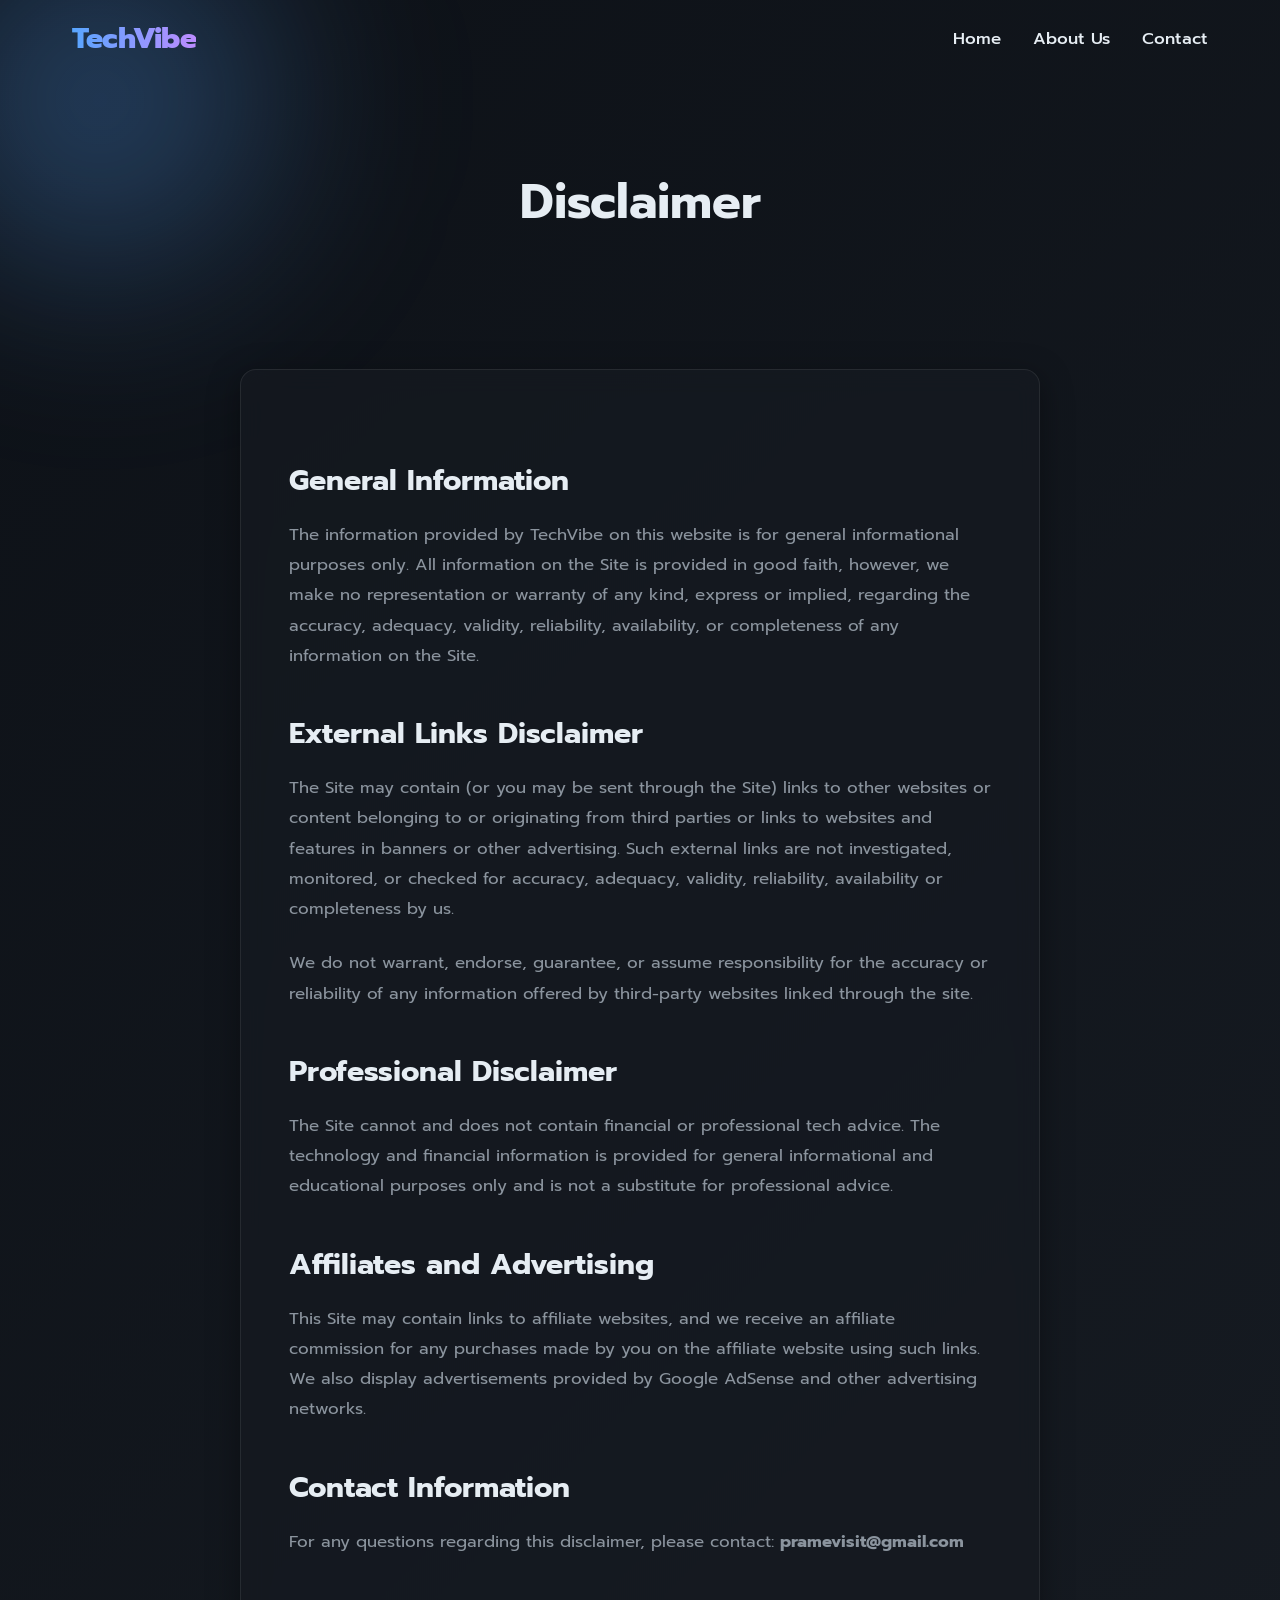
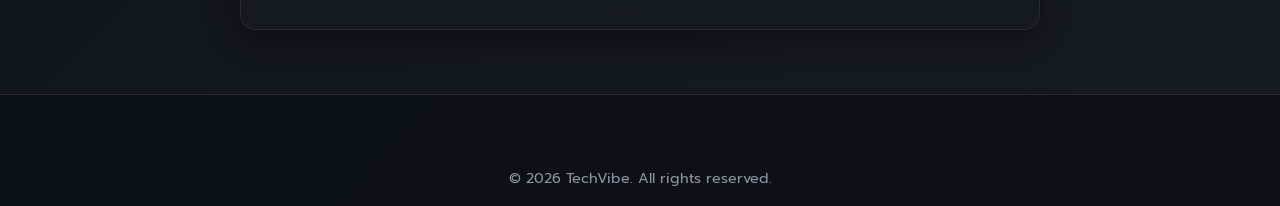
<file: TechVibe/disclaimer.html>
<!DOCTYPE html>
<html lang="en">

<head>
    <meta charset="UTF-8">
    <meta name="viewport" content="width=device-width, initial-scale=1.0">
    <title>Disclaimer | TechVibe</title>
    <link rel="stylesheet" href="style.css">
</head>

<body>
    <div class="bg-glow"></div>

    <header>
        <div class="nav-container">
            <div class="logo">
                <a href="index.html">TechVibe</a>
            </div>
            <button class="menu-toggle" aria-label="Toggle menu">&#9776;</button>
            <nav>
                <ul class="nav-links">
                    <li><a href="index.html">Home</a></li>
                    <li><a href="about.html">About Us</a></li>
                    <li><a href="contact.html">Contact</a></li>
                </ul>
            </nav>
        </div>
    </header>

    <main>
        <div class="page-header">
            <h1>Disclaimer</h1>
        </div>

        <div class="content-wrapper">
            <div class="glass-panel prose" style="padding: 3rem;">
                <h2>General Information</h2>
                <p>The information provided by TechVibe on this website is for general informational purposes only. All
                    information on the Site is provided in good faith, however, we make no representation or warranty of
                    any kind, express or implied, regarding the accuracy, adequacy, validity, reliability, availability,
                    or completeness of any information on the Site.</p>

                <h2>External Links Disclaimer</h2>
                <p>The Site may contain (or you may be sent through the Site) links to other websites or content
                    belonging to or originating from third parties or links to websites and features in banners or other
                    advertising. Such external links are not investigated, monitored, or checked for accuracy, adequacy,
                    validity, reliability, availability or completeness by us.</p>
                <p>We do not warrant, endorse, guarantee, or assume responsibility for the accuracy or reliability of
                    any information offered by third-party websites linked through the site.</p>

                <h2>Professional Disclaimer</h2>
                <p>The Site cannot and does not contain financial or professional tech advice. The technology and
                    financial information is provided for general informational and educational purposes only and is not
                    a substitute for professional advice.</p>

                <h2>Affiliates and Advertising</h2>
                <p>This Site may contain links to affiliate websites, and we receive an affiliate commission for any
                    purchases made by you on the affiliate website using such links. We also display advertisements
                    provided by Google AdSense and other advertising networks.</p>

                <h2>Contact Information</h2>
                <p>For any questions regarding this disclaimer, please contact: <strong>pramevisit@gmail.com</strong>
                </p>
            </div>
        </div>
    </main>

    <footer>
        <div class="footer-bottom" style="border-top: none;">
            <p>&copy; 2026 TechVibe. All rights reserved.</p>
        </div>
    </footer>

    <script src="script.js"></script>
</body>

</html>
</file>
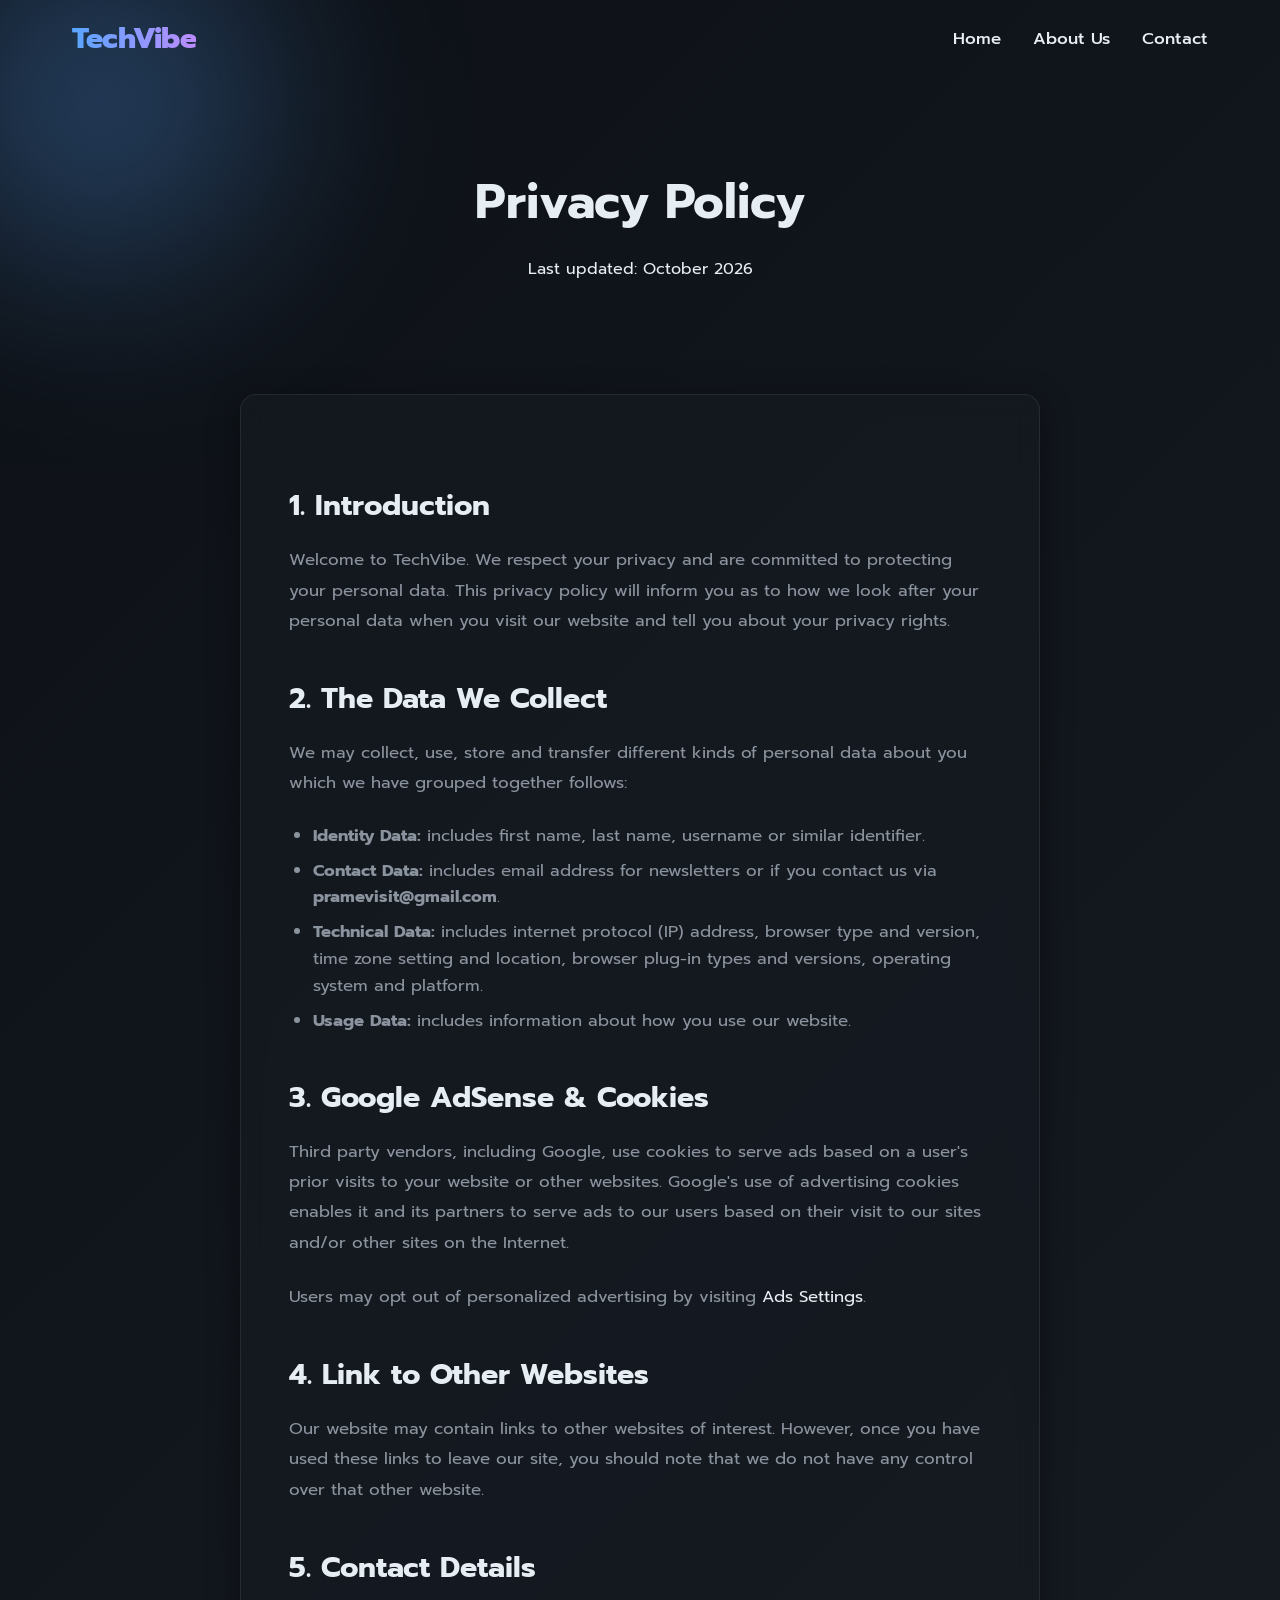
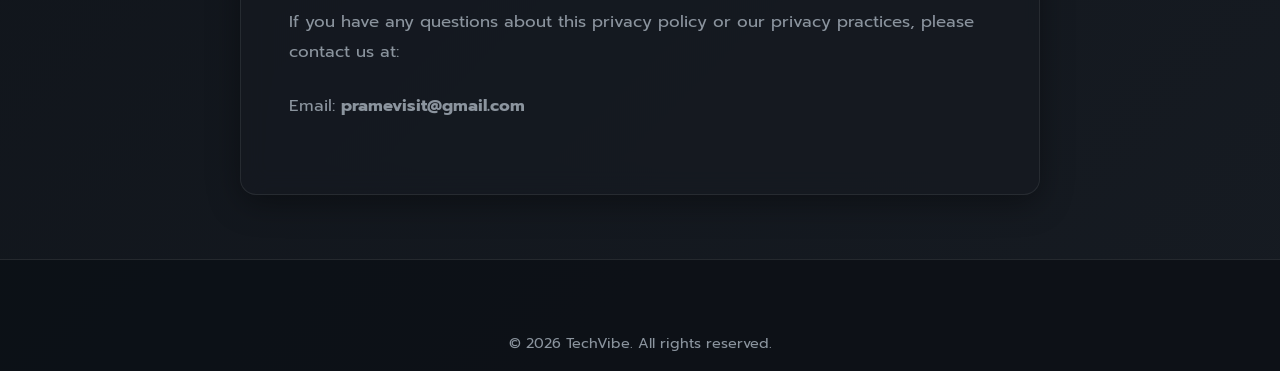
<file: TechVibe/privacy-policy.html>
<!DOCTYPE html>
<html lang="en">

<head>
    <meta charset="UTF-8">
    <meta name="viewport" content="width=device-width, initial-scale=1.0">
    <title>Privacy Policy | TechVibe</title>
    <link rel="stylesheet" href="style.css">
</head>

<body>
    <div class="bg-glow"></div>

    <header>
        <div class="nav-container">
            <div class="logo">
                <a href="index.html">TechVibe</a>
            </div>
            <button class="menu-toggle" aria-label="Toggle menu">&#9776;</button>
            <nav>
                <ul class="nav-links">
                    <li><a href="index.html">Home</a></li>
                    <li><a href="about.html">About Us</a></li>
                    <li><a href="contact.html">Contact</a></li>
                </ul>
            </nav>
        </div>
    </header>

    <main>
        <div class="page-header">
            <h1>Privacy <span>Policy</span></h1>
            <p>Last updated: October 2026</p>
        </div>

        <div class="content-wrapper">
            <div class="glass-panel prose" style="padding: 3rem;">
                <h2>1. Introduction</h2>
                <p>Welcome to TechVibe. We respect your privacy and are committed to protecting your personal data. This
                    privacy policy will inform you as to how we look after your personal data when you visit our website
                    and tell you about your privacy rights.</p>

                <h2>2. The Data We Collect</h2>
                <p>We may collect, use, store and transfer different kinds of personal data about you which we have
                    grouped together follows:</p>
                <ul>
                    <li><strong>Identity Data:</strong> includes first name, last name, username or similar identifier.
                    </li>
                    <li><strong>Contact Data:</strong> includes email address for newsletters or if you contact us via
                        <strong>pramevisit@gmail.com</strong>.</li>
                    <li><strong>Technical Data:</strong> includes internet protocol (IP) address, browser type and
                        version, time zone setting and location, browser plug-in types and versions, operating system
                        and platform.</li>
                    <li><strong>Usage Data:</strong> includes information about how you use our website.</li>
                </ul>

                <h2>3. Google AdSense & Cookies</h2>
                <p>Third party vendors, including Google, use cookies to serve ads based on a user's prior visits to
                    your website or other websites. Google's use of advertising cookies enables it and its partners to
                    serve ads to our users based on their visit to our sites and/or other sites on the Internet.</p>
                <p>Users may opt out of personalized advertising by visiting <a href="https://myadcenter.google.com/"
                        target="_blank">Ads Settings</a>.</p>

                <h2>4. Link to Other Websites</h2>
                <p>Our website may contain links to other websites of interest. However, once you have used these links
                    to leave our site, you should note that we do not have any control over that other website.</p>

                <h2>5. Contact Details</h2>
                <p>If you have any questions about this privacy policy or our privacy practices, please contact us at:
                </p>
                <p>Email: <strong>pramevisit@gmail.com</strong></p>
            </div>
        </div>
    </main>

    <footer>
        <div class="footer-bottom" style="border-top: none;">
            <p>&copy; 2026 TechVibe. All rights reserved.</p>
        </div>
    </footer>

    <script src="script.js"></script>
</body>

</html>
</file>
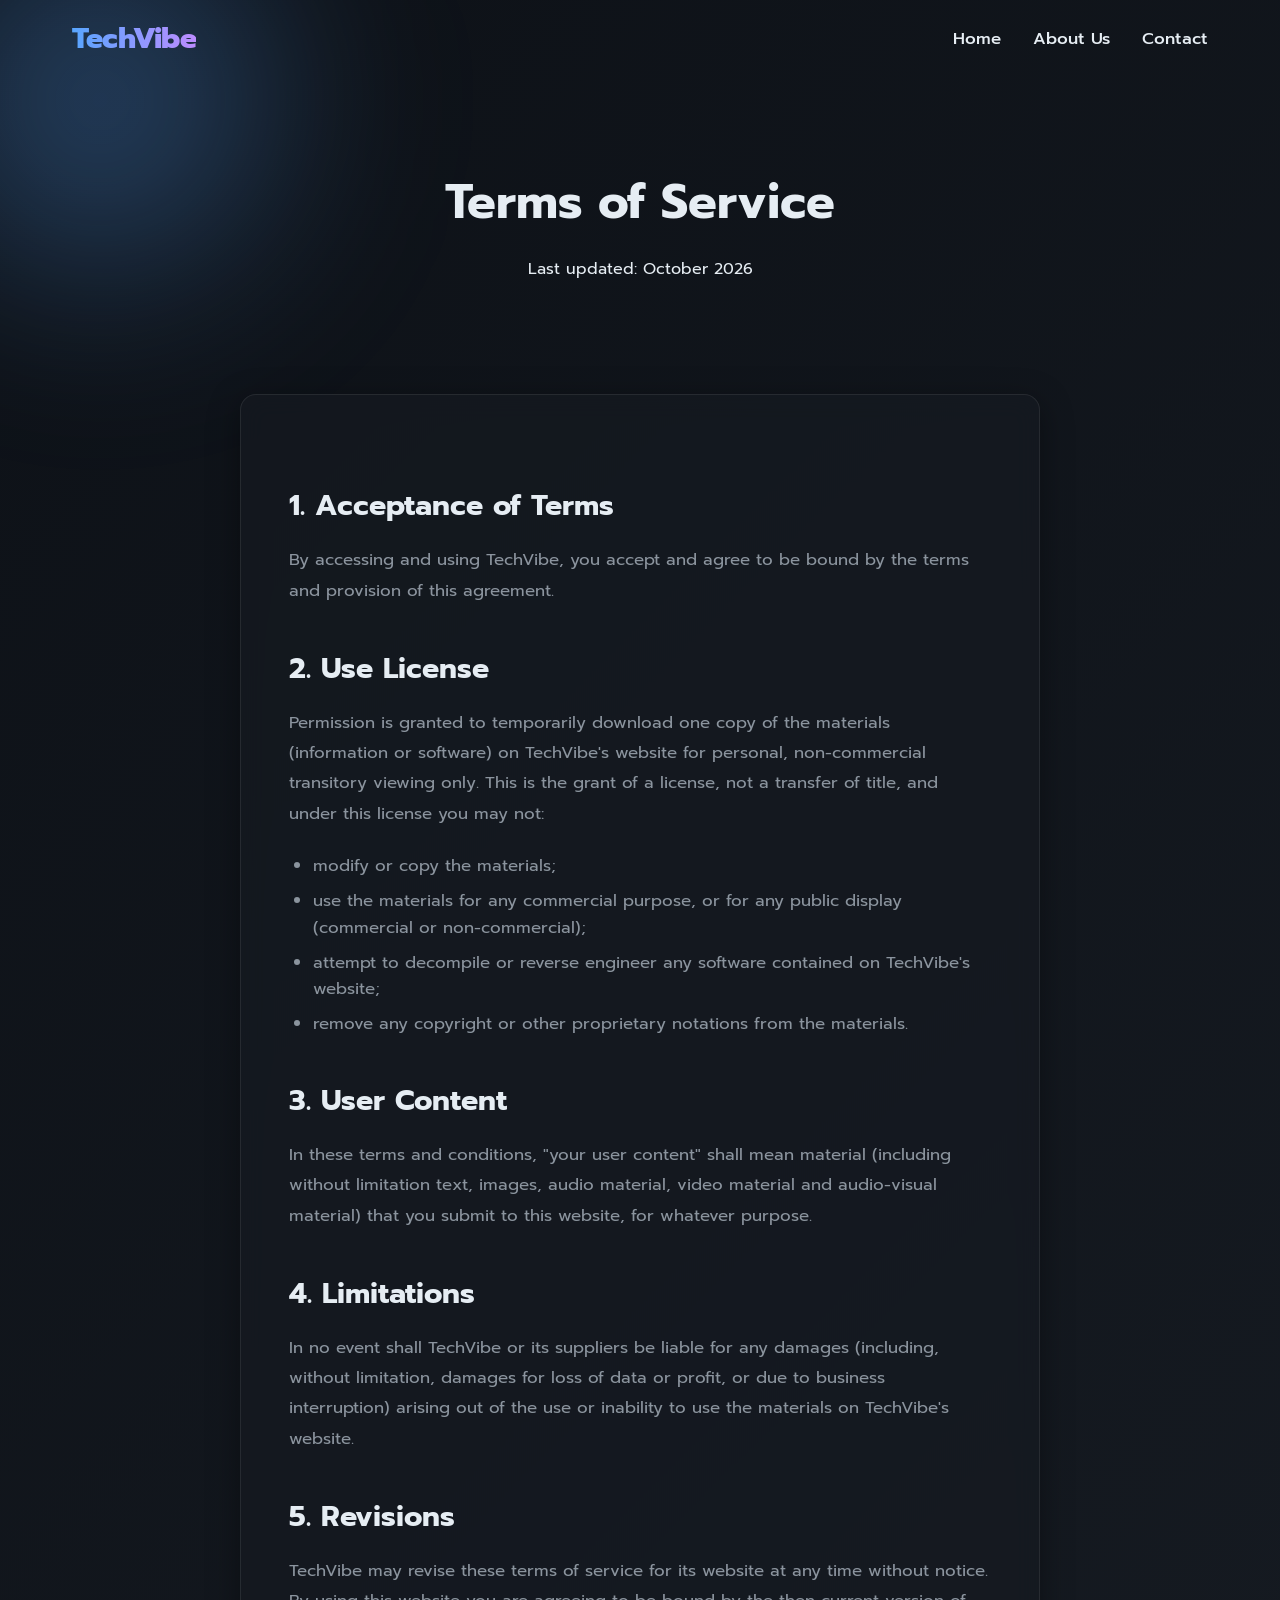
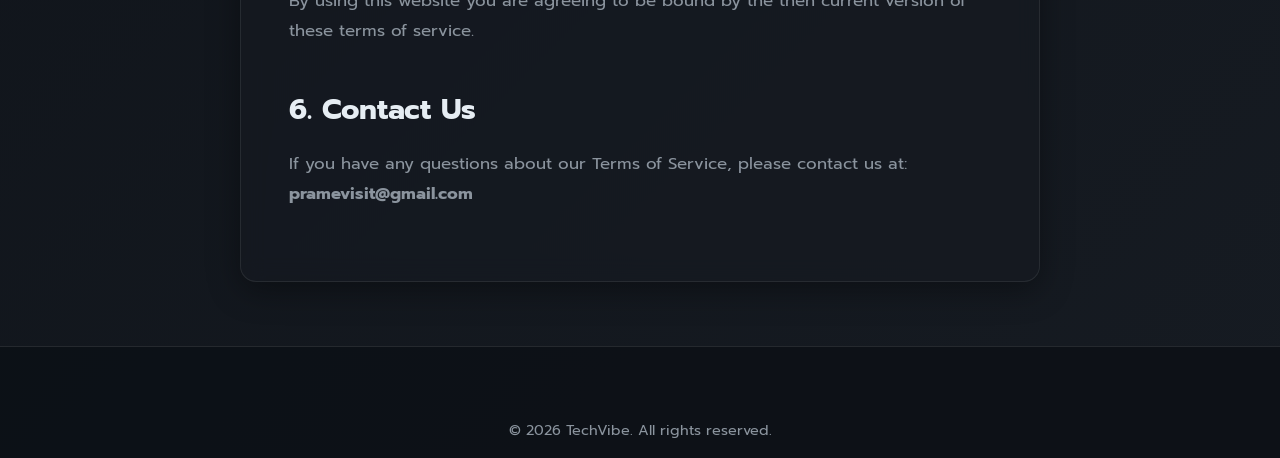
<file: TechVibe/terms.html>
<!DOCTYPE html>
<html lang="en">

<head>
    <meta charset="UTF-8">
    <meta name="viewport" content="width=device-width, initial-scale=1.0">
    <title>Terms of Service | TechVibe</title>
    <link rel="stylesheet" href="style.css">
</head>

<body>
    <div class="bg-glow"></div>

    <header>
        <div class="nav-container">
            <div class="logo">
                <a href="index.html">TechVibe</a>
            </div>
            <button class="menu-toggle" aria-label="Toggle menu">&#9776;</button>
            <nav>
                <ul class="nav-links">
                    <li><a href="index.html">Home</a></li>
                    <li><a href="about.html">About Us</a></li>
                    <li><a href="contact.html">Contact</a></li>
                </ul>
            </nav>
        </div>
    </header>

    <main>
        <div class="page-header">
            <h1>Terms of <span>Service</span></h1>
            <p>Last updated: October 2026</p>
        </div>

        <div class="content-wrapper">
            <div class="glass-panel prose" style="padding: 3rem;">
                <h2>1. Acceptance of Terms</h2>
                <p>By accessing and using TechVibe, you accept and agree to be bound by the terms and provision of this
                    agreement.</p>

                <h2>2. Use License</h2>
                <p>Permission is granted to temporarily download one copy of the materials (information or software) on
                    TechVibe's website for personal, non-commercial transitory viewing only. This is the grant of a
                    license, not a transfer of title, and under this license you may not:</p>
                <ul>
                    <li>modify or copy the materials;</li>
                    <li>use the materials for any commercial purpose, or for any public display (commercial or
                        non-commercial);</li>
                    <li>attempt to decompile or reverse engineer any software contained on TechVibe's website;</li>
                    <li>remove any copyright or other proprietary notations from the materials.</li>
                </ul>

                <h2>3. User Content</h2>
                <p>In these terms and conditions, "your user content" shall mean material (including without limitation
                    text, images, audio material, video material and audio-visual material) that you submit to this
                    website, for whatever purpose.</p>

                <h2>4. Limitations</h2>
                <p>In no event shall TechVibe or its suppliers be liable for any damages (including, without limitation,
                    damages for loss of data or profit, or due to business interruption) arising out of the use or
                    inability to use the materials on TechVibe's website.</p>

                <h2>5. Revisions</h2>
                <p>TechVibe may revise these terms of service for its website at any time without notice. By using this
                    website you are agreeing to be bound by the then current version of these terms of service.</p>

                <h2>6. Contact Us</h2>
                <p>If you have any questions about our Terms of Service, please contact us at:
                    <strong>pramevisit@gmail.com</strong></p>
            </div>
        </div>
    </main>

    <footer>
        <div class="footer-bottom" style="border-top: none;">
            <p>&copy; 2026 TechVibe. All rights reserved.</p>
        </div>
    </footer>

    <script src="script.js"></script>
</body>

</html>
</file>
<file: style.css>
@import url('https://fonts.googleapis.com/css2?family=Inter:wght@300;400;500;600;700;800&family=Prompt:wght@400;500;600;700&display=swap');

:root {
  --bg-color: #0d1117; /* GitHub Dark Dim mode inspired */
  --bg-gradient: linear-gradient(135deg, #0d1117 0%, #161b22 100%);
  --surface-color: rgba(33, 38, 45, 0.65);
  --border-color: rgba(255, 255, 255, 0.1);
  --text-primary: #e6edf3;
  --text-secondary: #8b949e;
  --accent-primary: #58a6ff;
  --accent-glow: rgba(88, 166, 255, 0.4);
  --accent-secondary: #bc8cff;
  
  --glass-bg: rgba(22, 27, 34, 0.7);
  --glass-border: rgba(255, 255, 255, 0.08);
  --glass-shadow: 0 8px 32px 0 rgba(0, 0, 0, 0.37);
  --blur-effect: blur(12px);

  --max-width: 1200px;
  --transition: all 0.3s cubic-bezier(0.25, 0.8, 0.25, 1);
}

* {
  margin: 0;
  padding: 0;
  box-sizing: border-box;
}

html {
  scroll-behavior: smooth;
}

body {
  font-family: 'Prompt', 'Inter', sans-serif;
  background: var(--bg-color);
  background-image: var(--bg-gradient);
  color: var(--text-primary);
  line-height: 1.6;
  min-height: 100vh;
  display: flex;
  flex-direction: column;
  overflow-x: hidden;
}

/* Background Effects */
.bg-glow {
  position: fixed;
  width: 600px;
  height: 600px;
  background: radial-gradient(circle, var(--accent-glow) 0%, transparent 60%);
  top: -200px;
  left: -200px;
  z-index: -1;
  pointer-events: none;
  filter: blur(80px);
}
.bg-glow.right {
  top: auto;
  bottom: -200px;
  left: auto;
  right: -200px;
  background: radial-gradient(circle, rgba(188, 140, 255, 0.2) 0%, transparent 60%);
}

a {
  color: var(--text-primary);
  text-decoration: none;
  transition: var(--transition);
}

a:hover {
  color: var(--accent-primary);
}

img {
  max-width: 100%;
  height: auto;
  object-fit: cover;
}

/* Base Glass Container Pattern */
.glass-panel {
  background: var(--glass-bg);
  backdrop-filter: var(--blur-effect);
  -webkit-backdrop-filter: var(--blur-effect);
  border: 1px solid var(--glass-border);
  box-shadow: var(--glass-shadow);
  border-radius: 16px;
}

/* Header & Nav */
header {
  position: fixed;
  top: 0;
  width: 100%;
  z-index: 1000;
  transition: var(--transition);
}

header.scrolled {
  background: rgba(13, 17, 23, 0.85);
  backdrop-filter: var(--blur-effect);
  border-bottom: 1px solid var(--border-color);
  box-shadow: 0 4px 30px rgba(0,0,0,0.5);
}

.nav-container {
  max-width: var(--max-width);
  margin: 0 auto;
  padding: 1rem 2rem;
  display: flex;
  justify-content: space-between;
  align-items: center;
}

.logo a {
  font-size: 1.8rem;
  font-weight: 800;
  letter-spacing: -0.5px;
  background: linear-gradient(90deg, var(--accent-primary), var(--accent-secondary));
  -webkit-background-clip: text;
  -webkit-text-fill-color: transparent;
  display: inline-block;
}

.nav-links {
  display: flex;
  gap: 2rem;
  list-style: none;
}

.nav-links a {
  font-weight: 500;
  font-size: 1.05rem;
  position: relative;
  padding-bottom: 5px;
}

.nav-links a::after {
  content: '';
  position: absolute;
  width: 0;
  height: 2px;
  bottom: 0;
  left: 0;
  background-color: var(--accent-primary);
  transition: var(--transition);
}

.nav-links a:hover::after,
.nav-links a.active::after {
  width: 100%;
}

.menu-toggle {
  display: none;
  background: none;
  border: none;
  color: var(--text-primary);
  font-size: 1.5rem;
  cursor: pointer;
}

/* Layout */
main {
  flex: 1;
  max-width: var(--max-width);
  margin: 0 auto;
  padding: 100px 2rem 4rem;
  width: 100%;
}

/* Hero Section */
.hero {
  display: grid;
  grid-template-columns: 1fr 1fr;
  gap: 3rem;
  align-items: center;
  margin-bottom: 5rem;
  min-height: 60vh;
}

.hero-content h1 {
  font-size: 3.5rem;
  font-weight: 800;
  line-height: 1.1;
  margin-bottom: 1.5rem;
}

.hero-content h1 span {
  color: var(--accent-primary);
}

.hero-content p {
  color: var(--text-secondary);
  font-size: 1.2rem;
  margin-bottom: 2rem;
  max-width: 90%;
}

.btn {
  display: inline-block;
  padding: 0.8rem 2rem;
  border-radius: 8px;
  font-weight: 600;
  font-size: 1.1rem;
  cursor: pointer;
  transition: var(--transition);
  text-align: center;
}

.btn-primary {
  background: var(--accent-primary);
  color: #fff;
  border: 1px solid var(--accent-primary);
  box-shadow: 0 0 20px rgba(88, 166, 255, 0.3);
}

.btn-primary:hover {
  background: transparent;
  color: var(--accent-primary);
  box-shadow: 0 0 30px rgba(88, 166, 255, 0.5);
}

.btn-outline {
  background: transparent;
  color: var(--text-primary);
  border: 1px solid var(--border-color);
}

.btn-outline:hover {
  border-color: var(--accent-primary);
  color: var(--accent-primary);
}

.hero-actions {
  display: flex;
  gap: 1rem;
}

.hero-image {
  position: relative;
  border-radius: 20px;
  overflow: hidden;
  box-shadow: 0 20px 50px rgba(0,0,0,0.5);
}

.hero-image img {
  width: 100%;
  height: 100%;
  object-fit: cover;
  transition: transform 0.5s ease;
  display: block;
}

.hero-image:hover img {
  transform: scale(1.05);
}

/* Section Titles */
.section-title {
  font-size: 2rem;
  margin-bottom: 2rem;
  position: relative;
  display: inline-block;
}

.section-title::after {
  content: '';
  position: absolute;
  left: 0;
  bottom: -10px;
  width: 50px;
  height: 3px;
  background: var(--accent-primary);
  border-radius: 2px;
}

/* Article Grid */
.article-grid {
  display: grid;
  grid-template-columns: repeat(auto-fill, minmax(320px, 1fr));
  gap: 2rem;
  margin-bottom: 3rem;
}

.article-card {
  display: flex;
  flex-direction: column;
  overflow: hidden;
  transition: transform 0.3s ease, box-shadow 0.3s ease;
}

.article-card:hover {
  transform: translateY(-5px);
  box-shadow: 0 15px 35px rgba(0, 0, 0, 0.5);
  border-color: rgba(255, 255, 255, 0.2);
}

.card-img-wrapper {
  height: 200px;
  overflow: hidden;
  position: relative;
}

.card-img-wrapper img {
  width: 100%;
  height: 100%;
  object-fit: cover;
  transition: transform 0.5s ease;
}

.article-card:hover .card-img-wrapper img {
  transform: scale(1.08);
}

.card-category {
  position: absolute;
  top: 15px;
  left: 15px;
  background: rgba(13, 17, 23, 0.8);
  backdrop-filter: blur(4px);
  padding: 4px 10px;
  border-radius: 20px;
  font-size: 0.8rem;
  font-weight: 600;
  color: var(--accent-primary);
  border: 1px solid var(--border-color);
}

.card-content {
  padding: 1.5rem;
  display: flex;
  flex-direction: column;
  flex: 1;
}

.card-meta {
  color: var(--text-secondary);
  font-size: 0.85rem;
  margin-bottom: 0.8rem;
  display: flex;
  justify-content: space-between;
}

.card-title {
  font-size: 1.3rem;
  margin-bottom: 1rem;
  line-height: 1.4;
}

.card-title a {
  color: var(--text-primary);
}

.card-title a:hover {
  color: var(--accent-primary);
}

.card-excerpt {
  color: var(--text-secondary);
  font-size: 0.95rem;
  margin-bottom: 1.5rem;
  flex: 1;
  display: -webkit-box;
  -webkit-line-clamp: 3;
  -webkit-box-orient: vertical;
  overflow: hidden;
}

.read-more {
  font-weight: 600;
  color: var(--accent-primary);
  display: inline-flex;
  align-items: center;
  gap: 5px;
}

.read-more:hover {
  color: var(--accent-secondary);
  gap: 8px;
}

/* AdSense Slot styling */
.adsense-slot {
  background: var(--surface-color);
  border: 1px dashed var(--border-color);
  border-radius: 8px;
  display: flex;
  align-items: center;
  justify-content: center;
  color: var(--text-secondary);
  font-size: 0.9rem;
  margin: 3rem 0;
  min-height: 250px;
  text-align: center;
  width: 100%;
}

.ad-label {
  display: block;
  font-size: 0.75rem;
  text-transform: uppercase;
  letter-spacing: 1px;
  margin-bottom: 10px;
  opacity: 0.5;
}

/* Footer */
footer {
  background: rgba(13, 17, 23, 0.9);
  border-top: 1px solid var(--border-color);
  padding: 3rem 2rem 1rem;
  margin-top: auto;
}

.footer-content {
  max-width: var(--max-width);
  margin: 0 auto;
  display: grid;
  grid-template-columns: 2fr 1fr 1fr;
  gap: 3rem;
  margin-bottom: 3rem;
}

.footer-info p {
  color: var(--text-secondary);
  margin-top: 1rem;
  margin-bottom: 1rem;
}

.footer-contact {
  color: var(--accent-primary);
  font-weight: 500;
  display: block;
  margin-top: 1rem;
}

.footer-heading {
  font-size: 1.2rem;
  color: #fff;
  margin-bottom: 1.5rem;
}

.footer-links {
  list-style: none;
}

.footer-links li {
  margin-bottom: 0.8rem;
}

.footer-links a {
  color: var(--text-secondary);
}

.footer-links a:hover {
  color: var(--accent-primary);
  padding-left: 5px;
}

.footer-bottom {
  max-width: var(--max-width);
  margin: 0 auto;
  padding-top: 1.5rem;
  border-top: 1px solid var(--border-color);
  text-align: center;
  color: var(--text-secondary);
  font-size: 0.9rem;
}

/* Page specific layouts (About, Contact, Article) */
.page-header {
  text-align: center;
  padding: 4rem 0;
  margin-bottom: 3rem;
  position: relative;
}

.page-header h1 {
  font-size: 3rem;
  margin-bottom: 1rem;
}

.content-wrapper {
  max-width: 800px;
  margin: 0 auto;
}

.prose h2 {
  font-size: 1.8rem;
  margin: 2.5rem 0 1rem;
  color: var(--text-primary);
}

.prose h3 {
  font-size: 1.4rem;
  margin: 2rem 0 1rem;
}

.prose p {
  color: var(--text-secondary);
  margin-bottom: 1.5rem;
  font-size: 1.05rem;
  line-height: 1.8;
}

.prose ul, .prose ol {
  color: var(--text-secondary);
  margin-bottom: 1.5rem;
  padding-left: 1.5rem;
  font-size: 1.05rem;
}

.prose li {
  margin-bottom: 0.5rem;
}

.prose .featured-image {
  margin: 2rem 0;
  border-radius: 12px;
  overflow: hidden;
  box-shadow: 0 10px 30px rgba(0,0,0,0.5);
}

/* Contact Form */
.contact-grid {
  display: grid;
  grid-template-columns: 1fr 2fr;
  gap: 3rem;
}

.contact-info {
  padding: 2rem;
}

.contact-info-item {
  margin-bottom: 2rem;
}

.contact-info-item h3 {
  color: var(--accent-primary);
  margin-bottom: 0.5rem;
  font-size: 1.1rem;
}

.contact-info-item p {
  color: var(--text-secondary);
}

.form-group {
  margin-bottom: 1.5rem;
}

.form-group label {
  display: block;
  margin-bottom: 0.5rem;
  color: var(--text-primary);
  font-weight: 500;
}

.form-control {
  width: 100%;
  padding: 1rem;
  background: rgba(13, 17, 23, 0.5);
  border: 1px solid var(--border-color);
  border-radius: 8px;
  color: #fff;
  font-family: inherit;
  font-size: 1rem;
  transition: var(--transition);
}

.form-control:focus {
  outline: none;
  border-color: var(--accent-primary);
  box-shadow: 0 0 0 2px rgba(88, 166, 255, 0.2);
}

textarea.form-control {
  min-height: 150px;
  resize: vertical;
}

/* Responsive */
@media (max-width: 900px) {
  .hero {
    grid-template-columns: 1fr;
    text-align: center;
  }
  
  .hero-content p {
    margin: 0 auto 2rem;
  }
  
  .hero-actions {
    justify-content: center;
  }
  
  .footer-content {
    grid-template-columns: 1fr;
    gap: 2rem;
  }
  
  .contact-grid {
    grid-template-columns: 1fr;
  }
}

@media (max-width: 768px) {
  .menu-toggle {
    display: block;
  }
  
  .nav-links {
    position: fixed;
    top: 70px;
    right: -100%;
    width: 250px;
    height: calc(100vh - 70px);
    background: var(--glass-bg);
    backdrop-filter: var(--blur-effect);
    border-left: 1px solid var(--border-color);
    flex-direction: column;
    padding: 2rem;
    transition: var(--transition);
  }
  
  .nav-links.active {
    right: 0;
  }
  
  .hero-content h1 {
    font-size: 2.5rem;
  }
  
  .page-header h1 {
    font-size: 2.2rem;
  }
}
</file>
<file: TechVibe/style.css>
@import url('https://fonts.googleapis.com/css2?family=Inter:wght@300;400;500;600;700;800&family=Prompt:wght@400;500;600;700&display=swap');

:root {
  --bg-color: #0d1117; /* GitHub Dark Dim mode inspired */
  --bg-gradient: linear-gradient(135deg, #0d1117 0%, #161b22 100%);
  --surface-color: rgba(33, 38, 45, 0.65);
  --border-color: rgba(255, 255, 255, 0.1);
  --text-primary: #e6edf3;
  --text-secondary: #8b949e;
  --accent-primary: #58a6ff;
  --accent-glow: rgba(88, 166, 255, 0.4);
  --accent-secondary: #bc8cff;
  
  --glass-bg: rgba(22, 27, 34, 0.7);
  --glass-border: rgba(255, 255, 255, 0.08);
  --glass-shadow: 0 8px 32px 0 rgba(0, 0, 0, 0.37);
  --blur-effect: blur(12px);

  --max-width: 1200px;
  --transition: all 0.3s cubic-bezier(0.25, 0.8, 0.25, 1);
}

* {
  margin: 0;
  padding: 0;
  box-sizing: border-box;
}

html {
  scroll-behavior: smooth;
}

body {
  font-family: 'Prompt', 'Inter', sans-serif;
  background: var(--bg-color);
  background-image: var(--bg-gradient);
  color: var(--text-primary);
  line-height: 1.6;
  min-height: 100vh;
  display: flex;
  flex-direction: column;
  overflow-x: hidden;
}

/* Background Effects */
.bg-glow {
  position: fixed;
  width: 600px;
  height: 600px;
  background: radial-gradient(circle, var(--accent-glow) 0%, transparent 60%);
  top: -200px;
  left: -200px;
  z-index: -1;
  pointer-events: none;
  filter: blur(80px);
}
.bg-glow.right {
  top: auto;
  bottom: -200px;
  left: auto;
  right: -200px;
  background: radial-gradient(circle, rgba(188, 140, 255, 0.2) 0%, transparent 60%);
}

a {
  color: var(--text-primary);
  text-decoration: none;
  transition: var(--transition);
}

a:hover {
  color: var(--accent-primary);
}

img {
  max-width: 100%;
  height: auto;
  object-fit: cover;
}

/* Base Glass Container Pattern */
.glass-panel {
  background: var(--glass-bg);
  backdrop-filter: var(--blur-effect);
  -webkit-backdrop-filter: var(--blur-effect);
  border: 1px solid var(--glass-border);
  box-shadow: var(--glass-shadow);
  border-radius: 16px;
}

/* Header & Nav */
header {
  position: fixed;
  top: 0;
  width: 100%;
  z-index: 1000;
  transition: var(--transition);
}

header.scrolled {
  background: rgba(13, 17, 23, 0.85);
  backdrop-filter: var(--blur-effect);
  border-bottom: 1px solid var(--border-color);
  box-shadow: 0 4px 30px rgba(0,0,0,0.5);
}

.nav-container {
  max-width: var(--max-width);
  margin: 0 auto;
  padding: 1rem 2rem;
  display: flex;
  justify-content: space-between;
  align-items: center;
}

.logo a {
  font-size: 1.8rem;
  font-weight: 800;
  letter-spacing: -0.5px;
  background: linear-gradient(90deg, var(--accent-primary), var(--accent-secondary));
  -webkit-background-clip: text;
  -webkit-text-fill-color: transparent;
  display: inline-block;
}

.nav-links {
  display: flex;
  gap: 2rem;
  list-style: none;
}

.nav-links a {
  font-weight: 500;
  font-size: 1.05rem;
  position: relative;
  padding-bottom: 5px;
}

.nav-links a::after {
  content: '';
  position: absolute;
  width: 0;
  height: 2px;
  bottom: 0;
  left: 0;
  background-color: var(--accent-primary);
  transition: var(--transition);
}

.nav-links a:hover::after,
.nav-links a.active::after {
  width: 100%;
}

.menu-toggle {
  display: none;
  background: none;
  border: none;
  color: var(--text-primary);
  font-size: 1.5rem;
  cursor: pointer;
}

/* Layout */
main {
  flex: 1;
  max-width: var(--max-width);
  margin: 0 auto;
  padding: 100px 2rem 4rem;
  width: 100%;
}

/* Hero Section */
.hero {
  display: grid;
  grid-template-columns: 1fr 1fr;
  gap: 3rem;
  align-items: center;
  margin-bottom: 5rem;
  min-height: 60vh;
}

.hero-content h1 {
  font-size: 3.5rem;
  font-weight: 800;
  line-height: 1.1;
  margin-bottom: 1.5rem;
}

.hero-content h1 span {
  color: var(--accent-primary);
}

.hero-content p {
  color: var(--text-secondary);
  font-size: 1.2rem;
  margin-bottom: 2rem;
  max-width: 90%;
}

.btn {
  display: inline-block;
  padding: 0.8rem 2rem;
  border-radius: 8px;
  font-weight: 600;
  font-size: 1.1rem;
  cursor: pointer;
  transition: var(--transition);
  text-align: center;
}

.btn-primary {
  background: var(--accent-primary);
  color: #fff;
  border: 1px solid var(--accent-primary);
  box-shadow: 0 0 20px rgba(88, 166, 255, 0.3);
}

.btn-primary:hover {
  background: transparent;
  color: var(--accent-primary);
  box-shadow: 0 0 30px rgba(88, 166, 255, 0.5);
}

.btn-outline {
  background: transparent;
  color: var(--text-primary);
  border: 1px solid var(--border-color);
}

.btn-outline:hover {
  border-color: var(--accent-primary);
  color: var(--accent-primary);
}

.hero-actions {
  display: flex;
  gap: 1rem;
}

.hero-image {
  position: relative;
  border-radius: 20px;
  overflow: hidden;
  box-shadow: 0 20px 50px rgba(0,0,0,0.5);
}

.hero-image img {
  width: 100%;
  height: 100%;
  object-fit: cover;
  transition: transform 0.5s ease;
  display: block;
}

.hero-image:hover img {
  transform: scale(1.05);
}

/* Section Titles */
.section-title {
  font-size: 2rem;
  margin-bottom: 2rem;
  position: relative;
  display: inline-block;
}

.section-title::after {
  content: '';
  position: absolute;
  left: 0;
  bottom: -10px;
  width: 50px;
  height: 3px;
  background: var(--accent-primary);
  border-radius: 2px;
}

/* Article Grid */
.article-grid {
  display: grid;
  grid-template-columns: repeat(auto-fill, minmax(320px, 1fr));
  gap: 2rem;
  margin-bottom: 3rem;
}

.article-card {
  display: flex;
  flex-direction: column;
  overflow: hidden;
  transition: transform 0.3s ease, box-shadow 0.3s ease;
}

.article-card:hover {
  transform: translateY(-5px);
  box-shadow: 0 15px 35px rgba(0, 0, 0, 0.5);
  border-color: rgba(255, 255, 255, 0.2);
}

.card-img-wrapper {
  height: 200px;
  overflow: hidden;
  position: relative;
}

.card-img-wrapper img {
  width: 100%;
  height: 100%;
  object-fit: cover;
  transition: transform 0.5s ease;
}

.article-card:hover .card-img-wrapper img {
  transform: scale(1.08);
}

.card-category {
  position: absolute;
  top: 15px;
  left: 15px;
  background: rgba(13, 17, 23, 0.8);
  backdrop-filter: blur(4px);
  padding: 4px 10px;
  border-radius: 20px;
  font-size: 0.8rem;
  font-weight: 600;
  color: var(--accent-primary);
  border: 1px solid var(--border-color);
}

.card-content {
  padding: 1.5rem;
  display: flex;
  flex-direction: column;
  flex: 1;
}

.card-meta {
  color: var(--text-secondary);
  font-size: 0.85rem;
  margin-bottom: 0.8rem;
  display: flex;
  justify-content: space-between;
}

.card-title {
  font-size: 1.3rem;
  margin-bottom: 1rem;
  line-height: 1.4;
}

.card-title a {
  color: var(--text-primary);
}

.card-title a:hover {
  color: var(--accent-primary);
}

.card-excerpt {
  color: var(--text-secondary);
  font-size: 0.95rem;
  margin-bottom: 1.5rem;
  flex: 1;
  display: -webkit-box;
  -webkit-line-clamp: 3;
  -webkit-box-orient: vertical;
  overflow: hidden;
}

.read-more {
  font-weight: 600;
  color: var(--accent-primary);
  display: inline-flex;
  align-items: center;
  gap: 5px;
}

.read-more:hover {
  color: var(--accent-secondary);
  gap: 8px;
}

/* AdSense Slot styling */
.adsense-slot {
  background: var(--surface-color);
  border: 1px dashed var(--border-color);
  border-radius: 8px;
  display: flex;
  align-items: center;
  justify-content: center;
  color: var(--text-secondary);
  font-size: 0.9rem;
  margin: 3rem 0;
  min-height: 250px;
  text-align: center;
  width: 100%;
}

.ad-label {
  display: block;
  font-size: 0.75rem;
  text-transform: uppercase;
  letter-spacing: 1px;
  margin-bottom: 10px;
  opacity: 0.5;
}

/* Footer */
footer {
  background: rgba(13, 17, 23, 0.9);
  border-top: 1px solid var(--border-color);
  padding: 3rem 2rem 1rem;
  margin-top: auto;
}

.footer-content {
  max-width: var(--max-width);
  margin: 0 auto;
  display: grid;
  grid-template-columns: 2fr 1fr 1fr;
  gap: 3rem;
  margin-bottom: 3rem;
}

.footer-info p {
  color: var(--text-secondary);
  margin-top: 1rem;
  margin-bottom: 1rem;
}

.footer-contact {
  color: var(--accent-primary);
  font-weight: 500;
  display: block;
  margin-top: 1rem;
}

.footer-heading {
  font-size: 1.2rem;
  color: #fff;
  margin-bottom: 1.5rem;
}

.footer-links {
  list-style: none;
}

.footer-links li {
  margin-bottom: 0.8rem;
}

.footer-links a {
  color: var(--text-secondary);
}

.footer-links a:hover {
  color: var(--accent-primary);
  padding-left: 5px;
}

.footer-bottom {
  max-width: var(--max-width);
  margin: 0 auto;
  padding-top: 1.5rem;
  border-top: 1px solid var(--border-color);
  text-align: center;
  color: var(--text-secondary);
  font-size: 0.9rem;
}

/* Page specific layouts (About, Contact, Article) */
.page-header {
  text-align: center;
  padding: 4rem 0;
  margin-bottom: 3rem;
  position: relative;
}

.page-header h1 {
  font-size: 3rem;
  margin-bottom: 1rem;
}

.content-wrapper {
  max-width: 800px;
  margin: 0 auto;
}

.prose h2 {
  font-size: 1.8rem;
  margin: 2.5rem 0 1rem;
  color: var(--text-primary);
}

.prose h3 {
  font-size: 1.4rem;
  margin: 2rem 0 1rem;
}

.prose p {
  color: var(--text-secondary);
  margin-bottom: 1.5rem;
  font-size: 1.05rem;
  line-height: 1.8;
}

.prose ul, .prose ol {
  color: var(--text-secondary);
  margin-bottom: 1.5rem;
  padding-left: 1.5rem;
  font-size: 1.05rem;
}

.prose li {
  margin-bottom: 0.5rem;
}

.prose .featured-image {
  margin: 2rem 0;
  border-radius: 12px;
  overflow: hidden;
  box-shadow: 0 10px 30px rgba(0,0,0,0.5);
}

/* Contact Form */
.contact-grid {
  display: grid;
  grid-template-columns: 1fr 2fr;
  gap: 3rem;
}

.contact-info {
  padding: 2rem;
}

.contact-info-item {
  margin-bottom: 2rem;
}

.contact-info-item h3 {
  color: var(--accent-primary);
  margin-bottom: 0.5rem;
  font-size: 1.1rem;
}

.contact-info-item p {
  color: var(--text-secondary);
}

.form-group {
  margin-bottom: 1.5rem;
}

.form-group label {
  display: block;
  margin-bottom: 0.5rem;
  color: var(--text-primary);
  font-weight: 500;
}

.form-control {
  width: 100%;
  padding: 1rem;
  background: rgba(13, 17, 23, 0.5);
  border: 1px solid var(--border-color);
  border-radius: 8px;
  color: #fff;
  font-family: inherit;
  font-size: 1rem;
  transition: var(--transition);
}

.form-control:focus {
  outline: none;
  border-color: var(--accent-primary);
  box-shadow: 0 0 0 2px rgba(88, 166, 255, 0.2);
}

textarea.form-control {
  min-height: 150px;
  resize: vertical;
}

/* Responsive */
@media (max-width: 900px) {
  .hero {
    grid-template-columns: 1fr;
    text-align: center;
  }
  
  .hero-content p {
    margin: 0 auto 2rem;
  }
  
  .hero-actions {
    justify-content: center;
  }
  
  .footer-content {
    grid-template-columns: 1fr;
    gap: 2rem;
  }
  
  .contact-grid {
    grid-template-columns: 1fr;
  }
}

@media (max-width: 768px) {
  .menu-toggle {
    display: block;
  }
  
  .nav-links {
    position: fixed;
    top: 70px;
    right: -100%;
    width: 250px;
    height: calc(100vh - 70px);
    background: var(--glass-bg);
    backdrop-filter: var(--blur-effect);
    border-left: 1px solid var(--border-color);
    flex-direction: column;
    padding: 2rem;
    transition: var(--transition);
  }
  
  .nav-links.active {
    right: 0;
  }
  
  .hero-content h1 {
    font-size: 2.5rem;
  }
  
  .page-header h1 {
    font-size: 2.2rem;
  }
}
</file>
